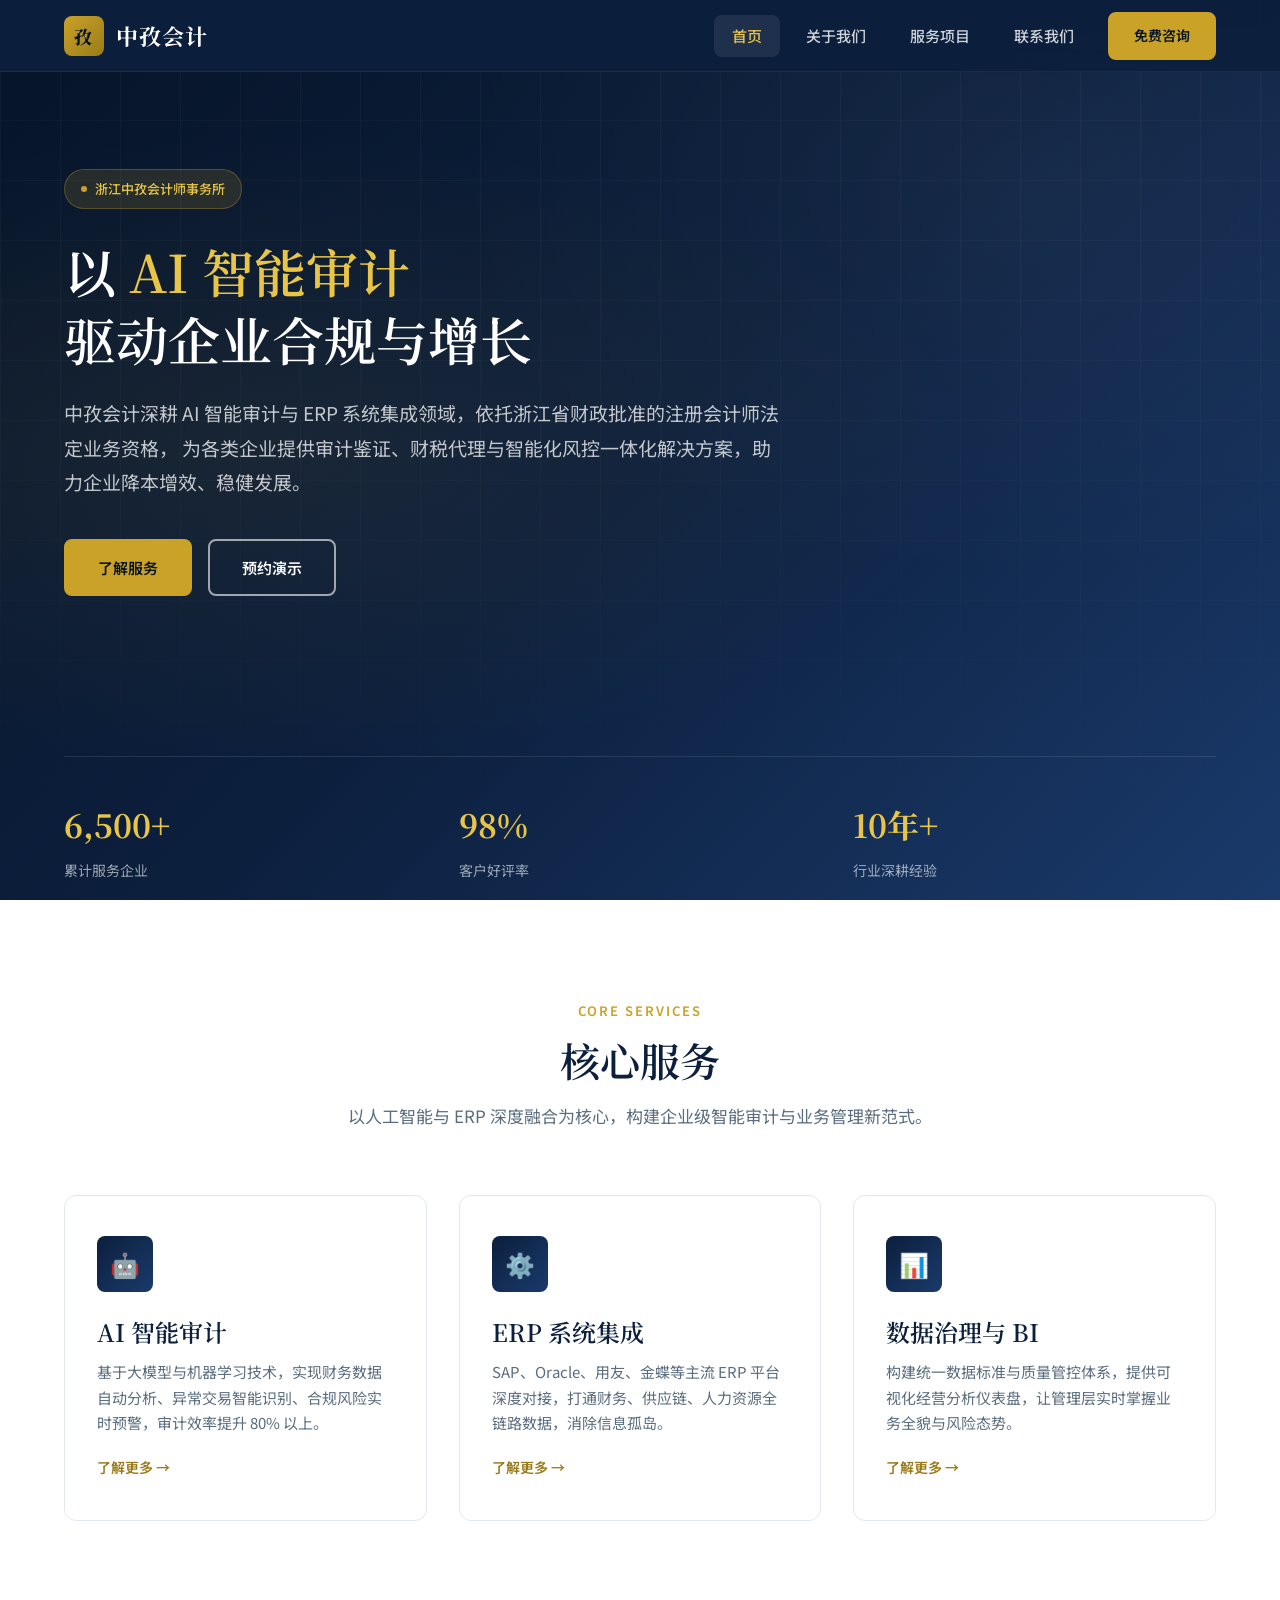
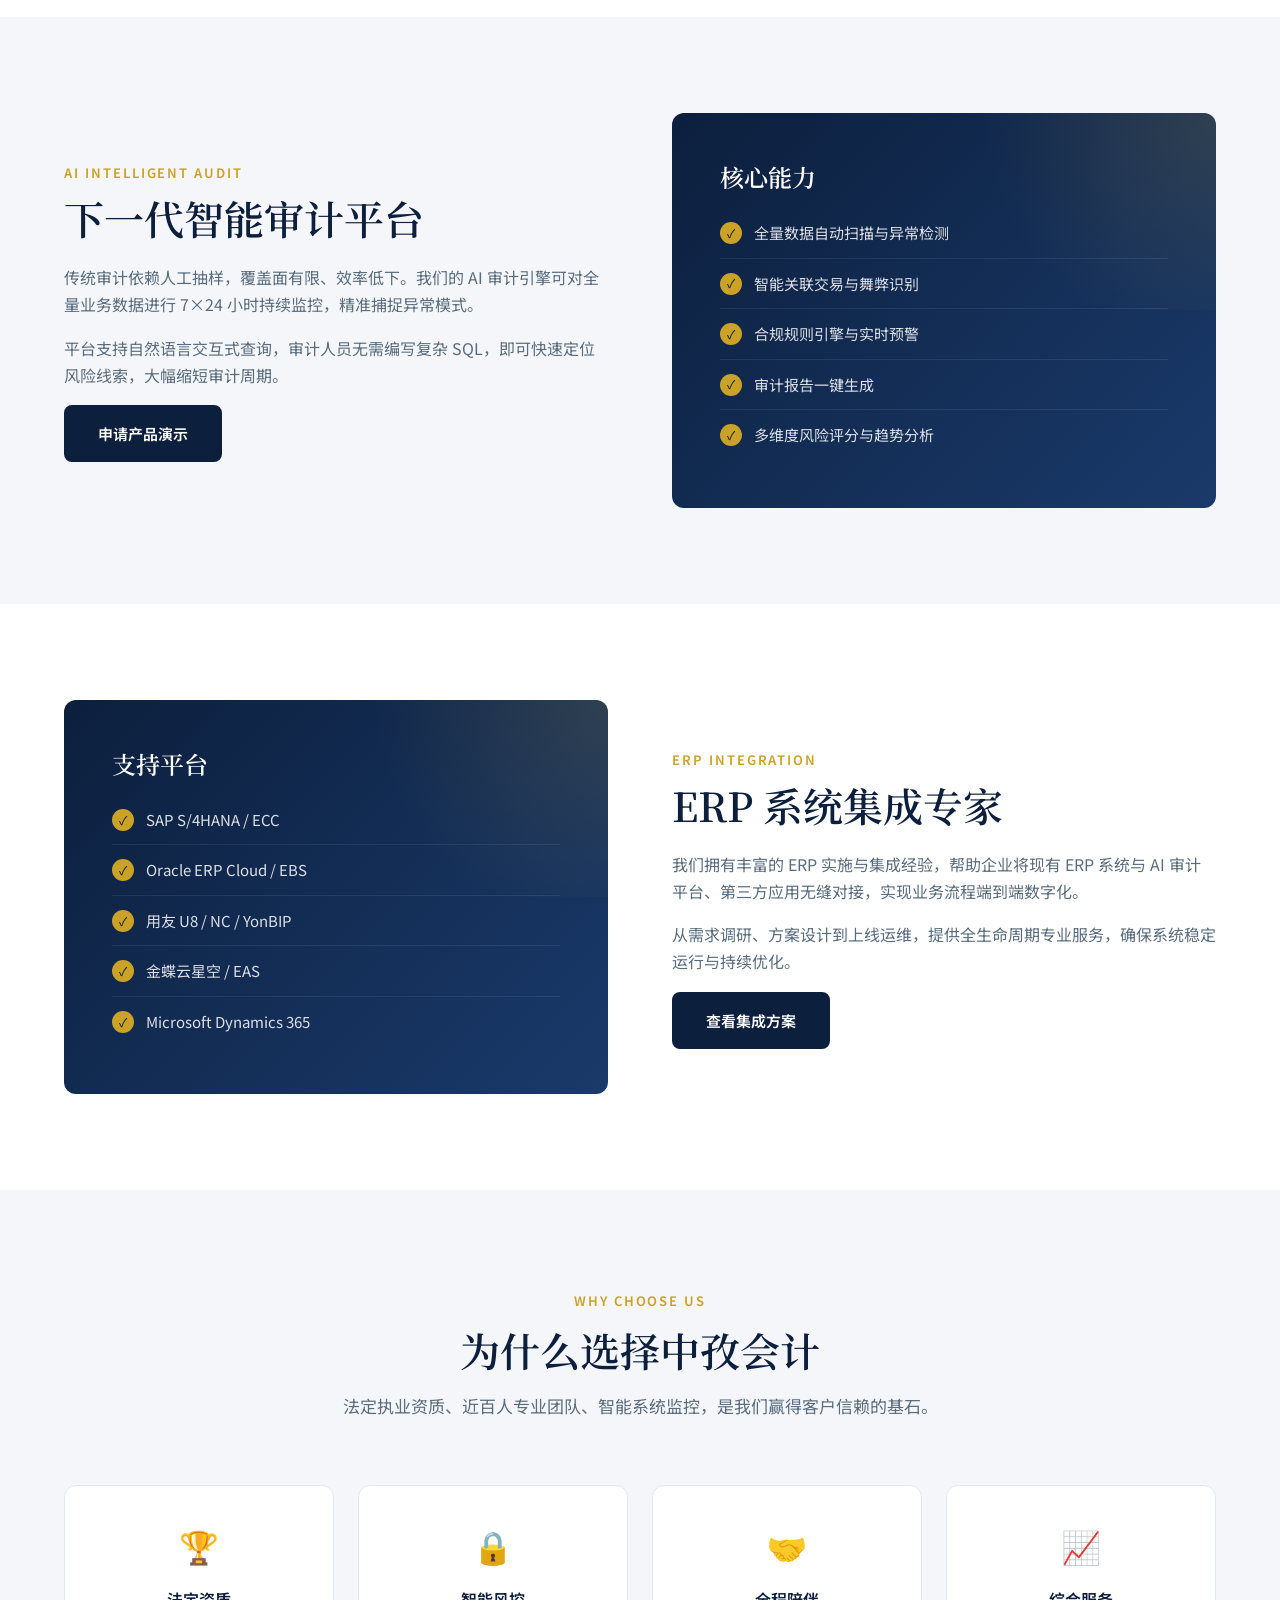
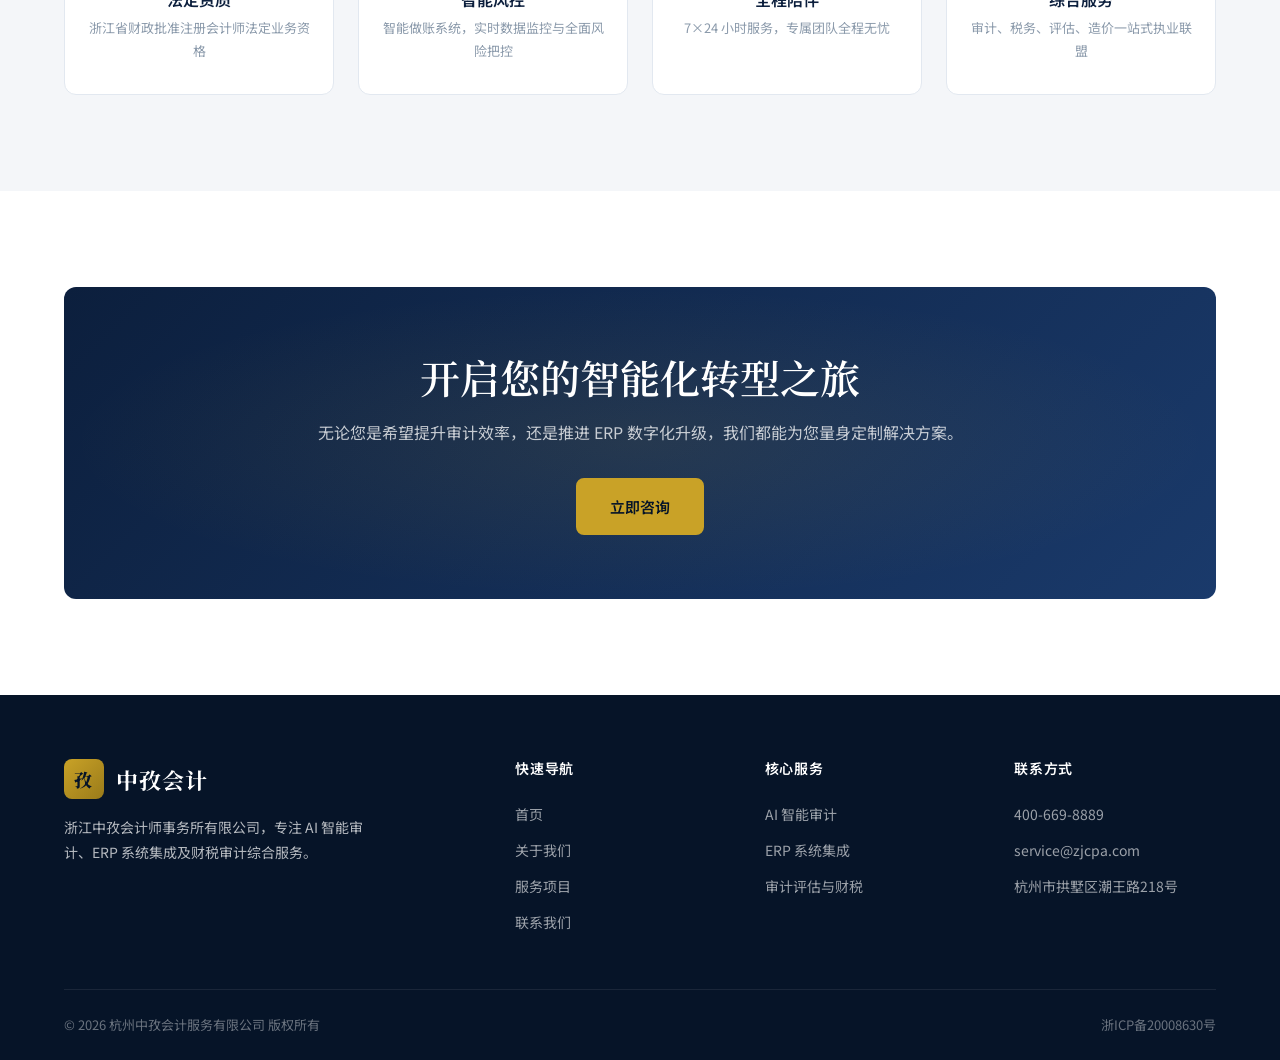
<file: index.html>
<!DOCTYPE html>
<html lang="zh-CN">
<head>
  <meta charset="UTF-8">
  <meta name="viewport" content="width=device-width, initial-scale=1.0">
  <meta name="description" content="中孜会计 — 浙江中孜会计师事务所，专注 AI 智能审计与 ERP 系统集成，提供会计、审计、税务一站式专业服务。">
  <title>中孜会计 — AI 智能审计与 ERP 系统集成专家</title>
  <link rel="preconnect" href="https://fonts.googleapis.com">
  <link rel="preconnect" href="https://fonts.gstatic.com" crossorigin>
  <link href="https://fonts.googleapis.com/css2?family=Noto+Sans+SC:wght@400;500;600;700&family=Noto+Serif+SC:wght@600;700&display=swap" rel="stylesheet">
  <link rel="stylesheet" href="css/style.css">
</head>
<body>

  <!-- Header -->
  <header class="header">
    <div class="container header-inner">
      <a href="index.html" class="logo">
        <span class="logo-icon">孜</span>
        中孜会计
      </a>
      <button class="menu-toggle" aria-label="打开菜单">
        <span></span><span></span><span></span>
      </button>
      <nav class="nav">
        <a href="index.html" class="nav-link active">首页</a>
        <a href="about.html" class="nav-link">关于我们</a>
        <a href="services.html" class="nav-link">服务项目</a>
        <a href="contact.html" class="nav-link">联系我们</a>
        <div class="nav-cta">
          <a href="contact.html" class="btn btn-primary">免费咨询</a>
        </div>
      </nav>
    </div>
  </header>

  <!-- Hero -->
  <section class="hero">
    <div class="hero-grid"></div>
    <div class="container">
      <div class="hero-content">
        <div class="hero-badge">浙江中孜会计师事务所</div>
        <h1>以 <span>AI 智能审计</span><br>驱动企业合规与增长</h1>
        <p class="hero-desc">
          中孜会计深耕 AI 智能审计与 ERP 系统集成领域，依托浙江省财政批准的注册会计师法定业务资格，
          为各类企业提供审计鉴证、财税代理与智能化风控一体化解决方案，助力企业降本增效、稳健发展。
        </p>
        <div class="hero-actions">
          <a href="services.html" class="btn btn-primary">了解服务</a>
          <a href="contact.html" class="btn btn-outline">预约演示</a>
        </div>
      </div>
      <div class="hero-stats">
        <div class="stat-item">
          <strong>6,500+</strong>
          <span>累计服务企业</span>
        </div>
        <div class="stat-item">
          <strong>98%</strong>
          <span>客户好评率</span>
        </div>
        <div class="stat-item">
          <strong>10年+</strong>
          <span>行业深耕经验</span>
        </div>
      </div>
    </div>
  </section>

  <!-- Services Overview -->
  <section class="section">
    <div class="container">
      <div class="section-header fade-in">
        <span class="section-label">Core Services</span>
        <h2 class="section-title">核心服务</h2>
        <p class="section-desc">以人工智能与 ERP 深度融合为核心，构建企业级智能审计与业务管理新范式。</p>
      </div>
      <div class="card-grid">
        <div class="card fade-in">
          <div class="card-icon">🤖</div>
          <h3>AI 智能审计</h3>
          <p>基于大模型与机器学习技术，实现财务数据自动分析、异常交易智能识别、合规风险实时预警，审计效率提升 80% 以上。</p>
          <a href="services.html#ai-audit" class="card-link">了解更多 →</a>
        </div>
        <div class="card fade-in">
          <div class="card-icon">⚙️</div>
          <h3>ERP 系统集成</h3>
          <p>SAP、Oracle、用友、金蝶等主流 ERP 平台深度对接，打通财务、供应链、人力资源全链路数据，消除信息孤岛。</p>
          <a href="services.html#erp" class="card-link">了解更多 →</a>
        </div>
        <div class="card fade-in">
          <div class="card-icon">📊</div>
          <h3>数据治理与 BI</h3>
          <p>构建统一数据标准与质量管控体系，提供可视化经营分析仪表盘，让管理层实时掌握业务全貌与风险态势。</p>
          <a href="services.html" class="card-link">了解更多 →</a>
        </div>
      </div>
    </div>
  </section>

  <!-- Feature: AI Audit -->
  <section class="section section-alt">
    <div class="container">
      <div class="feature-block fade-in">
        <div class="feature-content">
          <span class="section-label">AI Intelligent Audit</span>
          <h2>下一代智能审计平台</h2>
          <p>传统审计依赖人工抽样，覆盖面有限、效率低下。我们的 AI 审计引擎可对全量业务数据进行 7×24 小时持续监控，精准捕捉异常模式。</p>
          <p>平台支持自然语言交互式查询，审计人员无需编写复杂 SQL，即可快速定位风险线索，大幅缩短审计周期。</p>
          <a href="contact.html" class="btn btn-dark">申请产品演示</a>
        </div>
        <div class="feature-visual">
          <h3>核心能力</h3>
          <ul class="feature-list">
            <li><span class="check">✓</span>全量数据自动扫描与异常检测</li>
            <li><span class="check">✓</span>智能关联交易与舞弊识别</li>
            <li><span class="check">✓</span>合规规则引擎与实时预警</li>
            <li><span class="check">✓</span>审计报告一键生成</li>
            <li><span class="check">✓</span>多维度风险评分与趋势分析</li>
          </ul>
        </div>
      </div>
    </div>
  </section>

  <!-- Feature: ERP -->
  <section class="section">
    <div class="container">
      <div class="feature-block reverse fade-in">
        <div class="feature-content">
          <span class="section-label">ERP Integration</span>
          <h2>ERP 系统集成专家</h2>
          <p>我们拥有丰富的 ERP 实施与集成经验，帮助企业将现有 ERP 系统与 AI 审计平台、第三方应用无缝对接，实现业务流程端到端数字化。</p>
          <p>从需求调研、方案设计到上线运维，提供全生命周期专业服务，确保系统稳定运行与持续优化。</p>
          <a href="services.html#erp" class="btn btn-dark">查看集成方案</a>
        </div>
        <div class="feature-visual">
          <h3>支持平台</h3>
          <ul class="feature-list">
            <li><span class="check">✓</span>SAP S/4HANA / ECC</li>
            <li><span class="check">✓</span>Oracle ERP Cloud / EBS</li>
            <li><span class="check">✓</span>用友 U8 / NC / YonBIP</li>
            <li><span class="check">✓</span>金蝶云星空 / EAS</li>
            <li><span class="check">✓</span>Microsoft Dynamics 365</li>
          </ul>
        </div>
      </div>
    </div>
  </section>

  <!-- Why Us -->
  <section class="section section-alt">
    <div class="container">
      <div class="section-header fade-in">
        <span class="section-label">Why Choose Us</span>
        <h2 class="section-title">为什么选择中孜会计</h2>
        <p class="section-desc">法定执业资质、近百人专业团队、智能系统监控，是我们赢得客户信赖的基石。</p>
      </div>
      <div class="values-grid fade-in">
        <div class="value-card">
          <div class="icon">🏆</div>
          <h4>法定资质</h4>
          <p>浙江省财政批准注册会计师法定业务资格</p>
        </div>
        <div class="value-card">
          <div class="icon">🔒</div>
          <h4>智能风控</h4>
          <p>智能做账系统，实时数据监控与全面风险把控</p>
        </div>
        <div class="value-card">
          <div class="icon">🤝</div>
          <h4>全程陪伴</h4>
          <p>7×24 小时服务，专属团队全程无忧</p>
        </div>
        <div class="value-card">
          <div class="icon">📈</div>
          <h4>综合服务</h4>
          <p>审计、税务、评估、造价一站式执业联盟</p>
        </div>
      </div>
    </div>
  </section>

  <!-- CTA -->
  <section class="section">
    <div class="container">
      <div class="cta-banner fade-in">
        <h2>开启您的智能化转型之旅</h2>
        <p>无论您是希望提升审计效率，还是推进 ERP 数字化升级，我们都能为您量身定制解决方案。</p>
        <a href="contact.html" class="btn btn-primary">立即咨询</a>
      </div>
    </div>
  </section>

  <!-- Footer -->
  <footer class="footer">
    <div class="container">
      <div class="footer-grid">
        <div class="footer-brand">
          <a href="index.html" class="logo">
            <span class="logo-icon">孜</span>
            中孜会计
          </a>
          <p>浙江中孜会计师事务所有限公司，专注 AI 智能审计、ERP 系统集成及财税审计综合服务。</p>
        </div>
        <div class="footer-col">
          <h4>快速导航</h4>
          <a href="index.html">首页</a>
          <a href="about.html">关于我们</a>
          <a href="services.html">服务项目</a>
          <a href="contact.html">联系我们</a>
        </div>
        <div class="footer-col">
          <h4>核心服务</h4>
          <a href="services.html#ai-audit">AI 智能审计</a>
          <a href="services.html#erp">ERP 系统集成</a>
          <a href="services.html">审计评估与财税</a>
        </div>
        <div class="footer-col">
          <h4>联系方式</h4>
          <a href="tel:400-669-8889">400-669-8889</a>
          <a href="mailto:service@zjcpa.com">service@zjcpa.com</a>
          <a href="contact.html">杭州市拱墅区潮王路218号</a>
        </div>
      </div>
      <div class="footer-bottom">
        <span>&copy; 2026 杭州中孜会计服务有限公司 版权所有</span>
        <span>浙ICP备20008630号</span>
      </div>
    </div>
  </footer>

  <script src="js/main.js"></script>
</body>
</html>
</file>
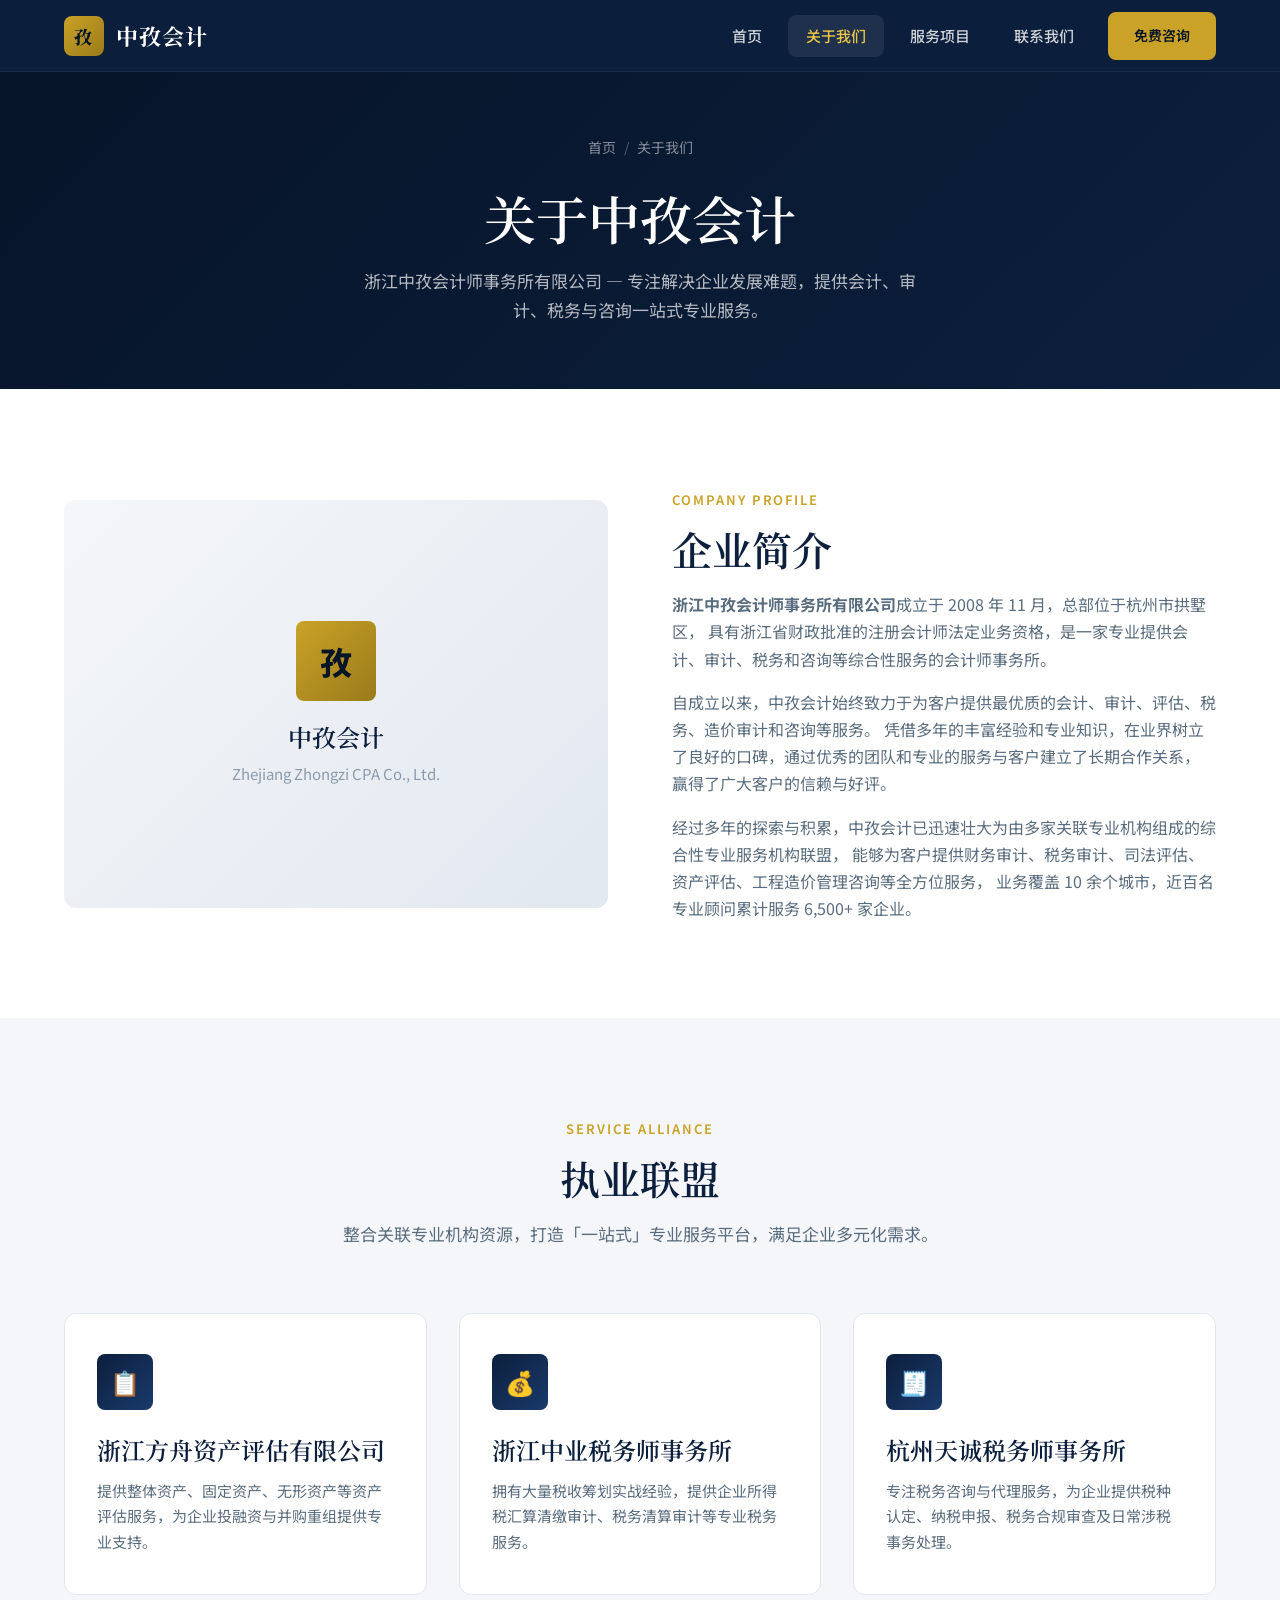
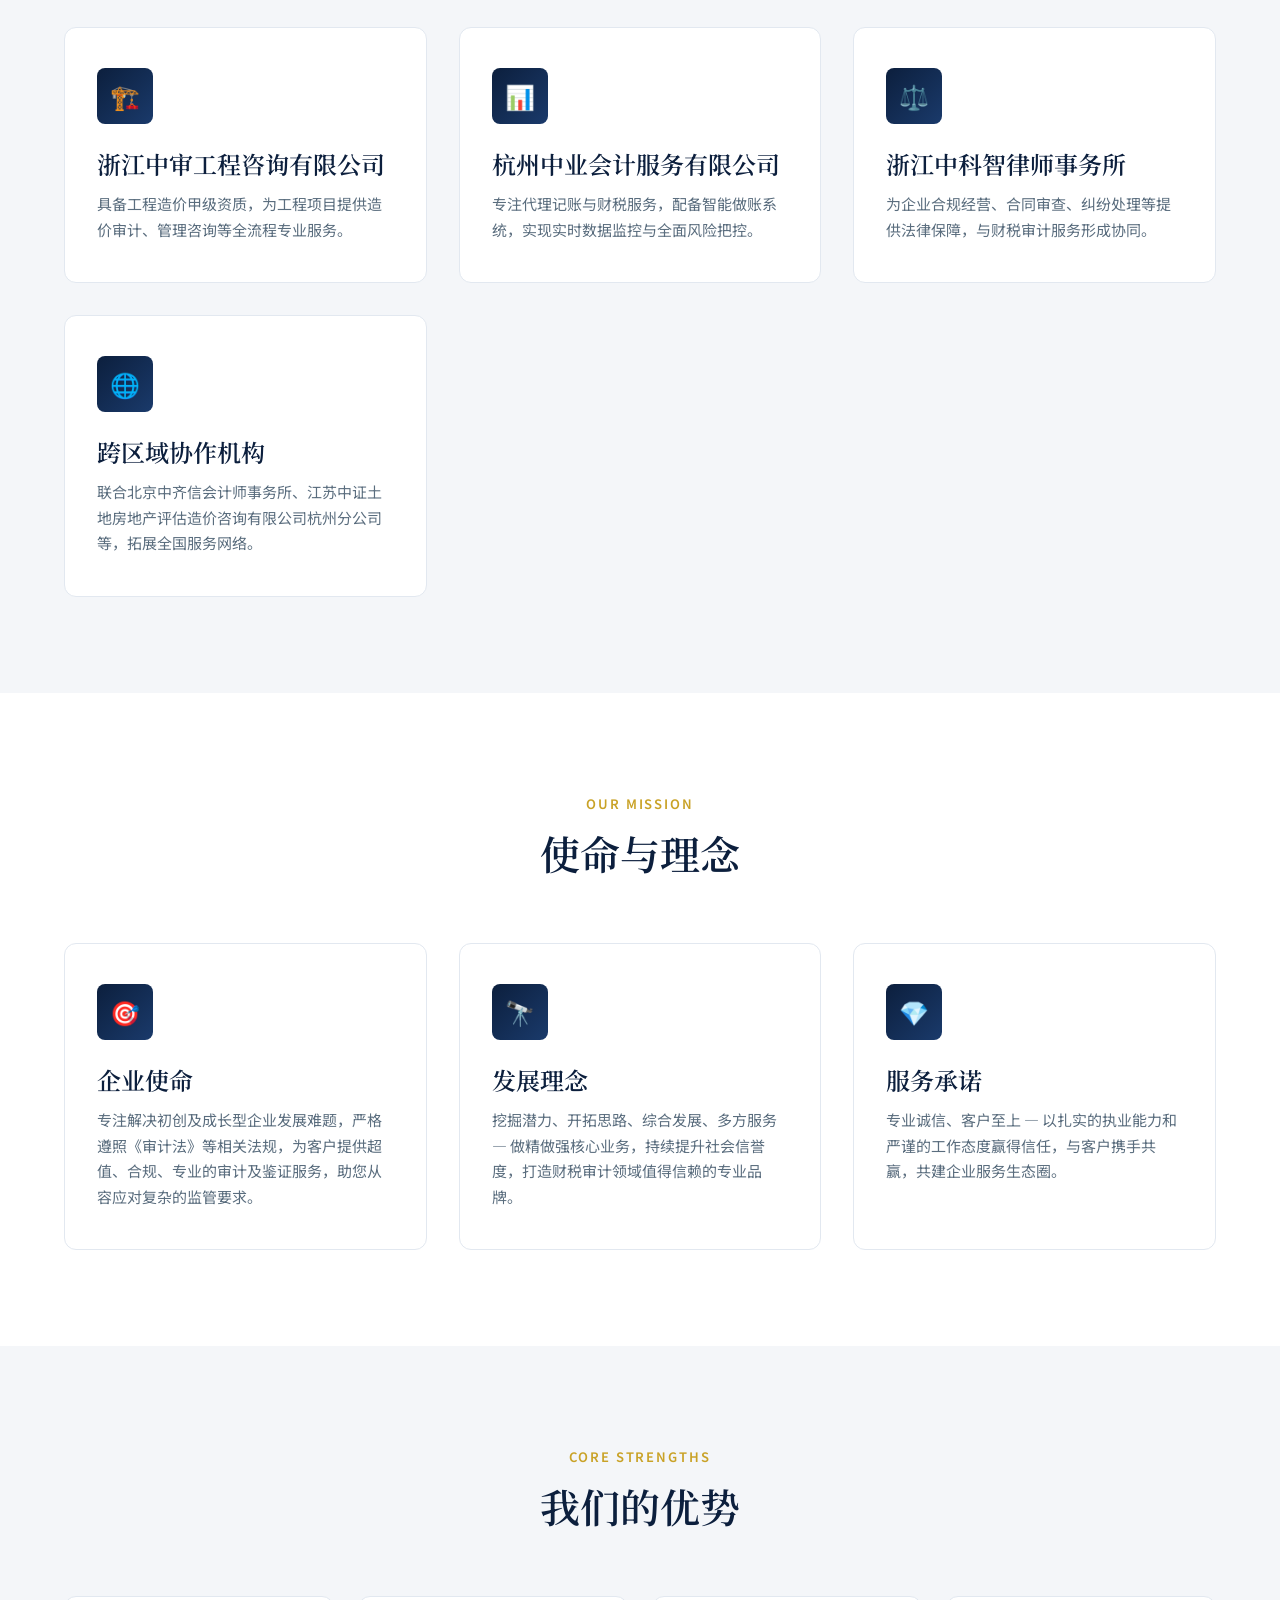
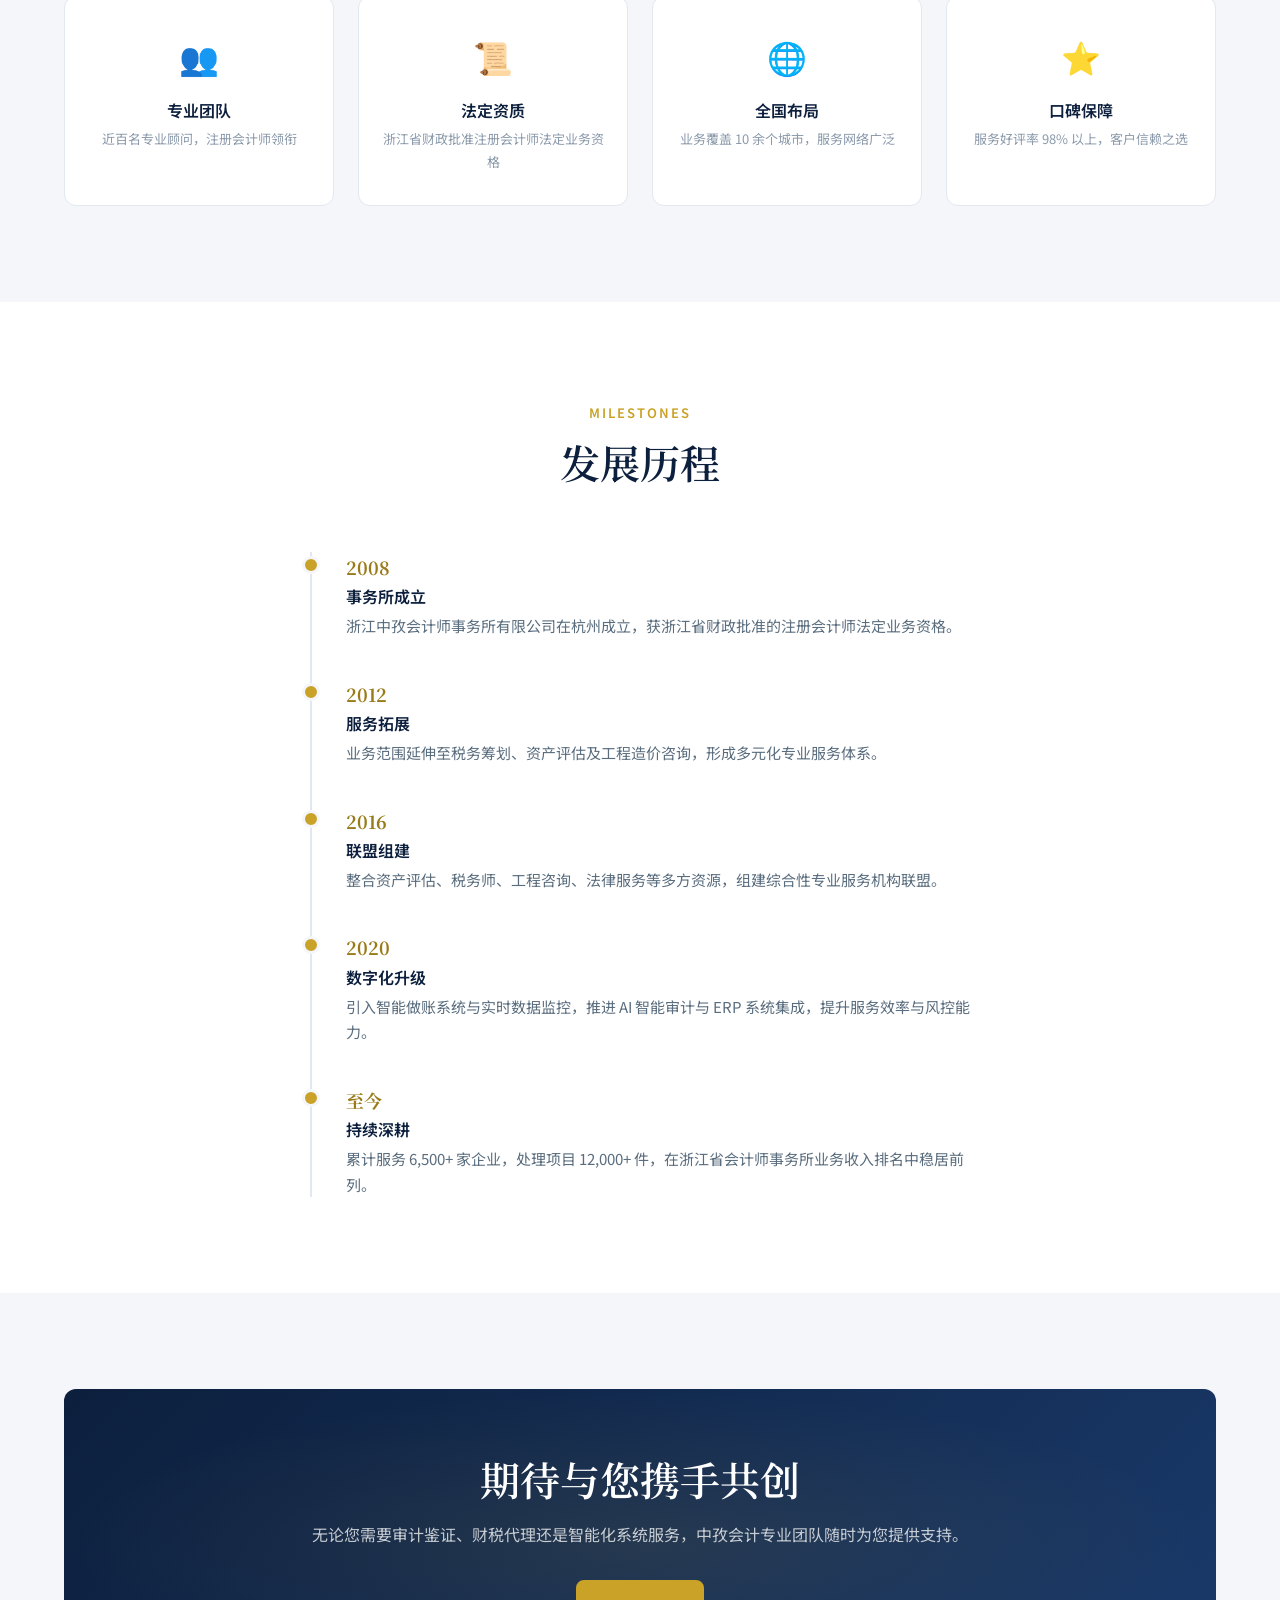
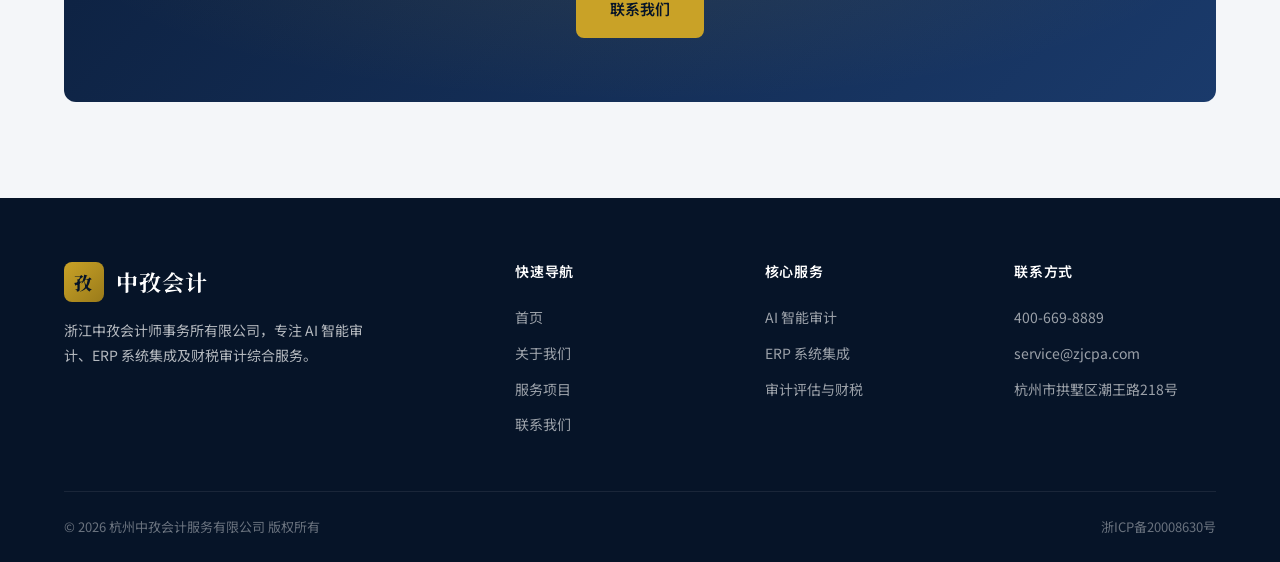
<file: about.html>
<!DOCTYPE html>
<html lang="zh-CN">
<head>
  <meta charset="UTF-8">
  <meta name="viewport" content="width=device-width, initial-scale=1.0">
  <meta name="description" content="了解浙江中孜会计师事务所有限公司的发展历程、专业资质与服务优势，专注会计、审计、税务及咨询综合服务。">
  <title>关于我们 — 中孜会计</title>
  <link rel="preconnect" href="https://fonts.googleapis.com">
  <link rel="preconnect" href="https://fonts.gstatic.com" crossorigin>
  <link href="https://fonts.googleapis.com/css2?family=Noto+Sans+SC:wght@400;500;600;700&family=Noto+Serif+SC:wght@600;700&display=swap" rel="stylesheet">
  <link rel="stylesheet" href="css/style.css">
</head>
<body>

  <header class="header">
    <div class="container header-inner">
      <a href="index.html" class="logo">
        <span class="logo-icon">孜</span>
        中孜会计
      </a>
      <button class="menu-toggle" aria-label="打开菜单">
        <span></span><span></span><span></span>
      </button>
      <nav class="nav">
        <a href="index.html" class="nav-link">首页</a>
        <a href="about.html" class="nav-link active">关于我们</a>
        <a href="services.html" class="nav-link">服务项目</a>
        <a href="contact.html" class="nav-link">联系我们</a>
        <div class="nav-cta">
          <a href="contact.html" class="btn btn-primary">免费咨询</a>
        </div>
      </nav>
    </div>
  </header>

  <section class="page-hero">
    <div class="container">
      <div class="breadcrumb">
        <a href="index.html">首页</a>
        <span class="sep">/</span>
        <span>关于我们</span>
      </div>
      <h1>关于中孜会计</h1>
      <p>浙江中孜会计师事务所有限公司 — 专注解决企业发展难题，提供会计、审计、税务与咨询一站式专业服务。</p>
    </div>
  </section>

  <section class="section">
    <div class="container">
      <div class="about-intro fade-in">
        <div class="about-image">
          <div class="about-image-inner">
            <div class="logo-icon">孜</div>
            <h3>中孜会计</h3>
            <p>Zhejiang Zhongzi CPA Co., Ltd.</p>
          </div>
        </div>
        <div>
          <span class="section-label">Company Profile</span>
          <h2 class="section-title">企业简介</h2>
          <p style="color: var(--color-text-light); margin-bottom: 16px;">
            <strong>浙江中孜会计师事务所有限公司</strong>成立于 2008 年 11 月，总部位于杭州市拱墅区，
            具有浙江省财政批准的注册会计师法定业务资格，是一家专业提供会计、审计、税务和咨询等综合性服务的会计师事务所。
          </p>
          <p style="color: var(--color-text-light); margin-bottom: 16px;">
            自成立以来，中孜会计始终致力于为客户提供最优质的会计、审计、评估、税务、造价审计和咨询等服务。
            凭借多年的丰富经验和专业知识，在业界树立了良好的口碑，通过优秀的团队和专业的服务与客户建立了长期合作关系，
            赢得了广大客户的信赖与好评。
          </p>
          <p style="color: var(--color-text-light);">
            经过多年的探索与积累，中孜会计已迅速壮大为由多家关联专业机构组成的综合性专业服务机构联盟，
            能够为客户提供财务审计、税务审计、司法评估、资产评估、工程造价管理咨询等全方位服务，
            业务覆盖 10 余个城市，近百名专业顾问累计服务 6,500+ 家企业。
          </p>
        </div>
      </div>
    </div>
  </section>

  <section class="section section-alt">
    <div class="container">
      <div class="section-header fade-in">
        <span class="section-label">Service Alliance</span>
        <h2 class="section-title">执业联盟</h2>
        <p class="section-desc">整合关联专业机构资源，打造「一站式」专业服务平台，满足企业多元化需求。</p>
      </div>
      <div class="card-grid fade-in">
        <div class="card">
          <div class="card-icon">📋</div>
          <h3>浙江方舟资产评估有限公司</h3>
          <p>提供整体资产、固定资产、无形资产等资产评估服务，为企业投融资与并购重组提供专业支持。</p>
        </div>
        <div class="card">
          <div class="card-icon">💰</div>
          <h3>浙江中业税务师事务所</h3>
          <p>拥有大量税收筹划实战经验，提供企业所得税汇算清缴审计、税务清算审计等专业税务服务。</p>
        </div>
        <div class="card">
          <div class="card-icon">🧾</div>
          <h3>杭州天诚税务师事务所</h3>
          <p>专注税务咨询与代理服务，为企业提供税种认定、纳税申报、税务合规审查及日常涉税事务处理。</p>
        </div>
        <div class="card">
          <div class="card-icon">🏗️</div>
          <h3>浙江中审工程咨询有限公司</h3>
          <p>具备工程造价甲级资质，为工程项目提供造价审计、管理咨询等全流程专业服务。</p>
        </div>
        <div class="card">
          <div class="card-icon">📊</div>
          <h3>杭州中业会计服务有限公司</h3>
          <p>专注代理记账与财税服务，配备智能做账系统，实现实时数据监控与全面风险把控。</p>
        </div>
        <div class="card">
          <div class="card-icon">⚖️</div>
          <h3>浙江中科智律师事务所</h3>
          <p>为企业合规经营、合同审查、纠纷处理等提供法律保障，与财税审计服务形成协同。</p>
        </div>
        <div class="card">
          <div class="card-icon">🌐</div>
          <h3>跨区域协作机构</h3>
          <p>联合北京中齐信会计师事务所、江苏中证土地房地产评估造价咨询有限公司杭州分公司等，拓展全国服务网络。</p>
        </div>
      </div>
    </div>
  </section>

  <section class="section">
    <div class="container">
      <div class="section-header fade-in">
        <span class="section-label">Our Mission</span>
        <h2 class="section-title">使命与理念</h2>
      </div>
      <div class="card-grid fade-in">
        <div class="card">
          <div class="card-icon">🎯</div>
          <h3>企业使命</h3>
          <p>专注解决初创及成长型企业发展难题，严格遵照《审计法》等相关法规，为客户提供超值、合规、专业的审计及鉴证服务，助您从容应对复杂的监管要求。</p>
        </div>
        <div class="card">
          <div class="card-icon">🔭</div>
          <h3>发展理念</h3>
          <p>挖掘潜力、开拓思路、综合发展、多方服务 — 做精做强核心业务，持续提升社会信誉度，打造财税审计领域值得信赖的专业品牌。</p>
        </div>
        <div class="card">
          <div class="card-icon">💎</div>
          <h3>服务承诺</h3>
          <p>专业诚信、客户至上 — 以扎实的执业能力和严谨的工作态度赢得信任，与客户携手共赢，共建企业服务生态圈。</p>
        </div>
      </div>
    </div>
  </section>

  <section class="section section-alt">
    <div class="container">
      <div class="section-header fade-in">
        <span class="section-label">Core Strengths</span>
        <h2 class="section-title">我们的优势</h2>
      </div>
      <div class="values-grid fade-in">
        <div class="value-card">
          <div class="icon">👥</div>
          <h4>专业团队</h4>
          <p>近百名专业顾问，注册会计师领衔</p>
        </div>
        <div class="value-card">
          <div class="icon">📜</div>
          <h4>法定资质</h4>
          <p>浙江省财政批准注册会计师法定业务资格</p>
        </div>
        <div class="value-card">
          <div class="icon">🌐</div>
          <h4>全国布局</h4>
          <p>业务覆盖 10 余个城市，服务网络广泛</p>
        </div>
        <div class="value-card">
          <div class="icon">⭐</div>
          <h4>口碑保障</h4>
          <p>服务好评率 98% 以上，客户信赖之选</p>
        </div>
      </div>
    </div>
  </section>

  <section class="section">
    <div class="container">
      <div class="section-header fade-in">
        <span class="section-label">Milestones</span>
        <h2 class="section-title">发展历程</h2>
      </div>
      <div class="timeline fade-in">
        <div class="timeline-item">
          <div class="timeline-dot"></div>
          <div class="timeline-year">2008</div>
          <h4>事务所成立</h4>
          <p>浙江中孜会计师事务所有限公司在杭州成立，获浙江省财政批准的注册会计师法定业务资格。</p>
        </div>
        <div class="timeline-item">
          <div class="timeline-dot"></div>
          <div class="timeline-year">2012</div>
          <h4>服务拓展</h4>
          <p>业务范围延伸至税务筹划、资产评估及工程造价咨询，形成多元化专业服务体系。</p>
        </div>
        <div class="timeline-item">
          <div class="timeline-dot"></div>
          <div class="timeline-year">2016</div>
          <h4>联盟组建</h4>
          <p>整合资产评估、税务师、工程咨询、法律服务等多方资源，组建综合性专业服务机构联盟。</p>
        </div>
        <div class="timeline-item">
          <div class="timeline-dot"></div>
          <div class="timeline-year">2020</div>
          <h4>数字化升级</h4>
          <p>引入智能做账系统与实时数据监控，推进 AI 智能审计与 ERP 系统集成，提升服务效率与风控能力。</p>
        </div>
        <div class="timeline-item">
          <div class="timeline-dot"></div>
          <div class="timeline-year">至今</div>
          <h4>持续深耕</h4>
          <p>累计服务 6,500+ 家企业，处理项目 12,000+ 件，在浙江省会计师事务所业务收入排名中稳居前列。</p>
        </div>
      </div>
    </div>
  </section>

  <section class="section section-alt">
    <div class="container">
      <div class="cta-banner fade-in">
        <h2>期待与您携手共创</h2>
        <p>无论您需要审计鉴证、财税代理还是智能化系统服务，中孜会计专业团队随时为您提供支持。</p>
        <a href="contact.html" class="btn btn-primary">联系我们</a>
      </div>
    </div>
  </section>

  <footer class="footer">
    <div class="container">
      <div class="footer-grid">
        <div class="footer-brand">
          <a href="index.html" class="logo">
            <span class="logo-icon">孜</span>
            中孜会计
          </a>
          <p>浙江中孜会计师事务所有限公司，专注 AI 智能审计、ERP 系统集成及财税审计综合服务。</p>
        </div>
        <div class="footer-col">
          <h4>快速导航</h4>
          <a href="index.html">首页</a>
          <a href="about.html">关于我们</a>
          <a href="services.html">服务项目</a>
          <a href="contact.html">联系我们</a>
        </div>
        <div class="footer-col">
          <h4>核心服务</h4>
          <a href="services.html#ai-audit">AI 智能审计</a>
          <a href="services.html#erp">ERP 系统集成</a>
          <a href="services.html">审计评估与财税</a>
        </div>
        <div class="footer-col">
          <h4>联系方式</h4>
          <a href="tel:400-669-8889">400-669-8889</a>
          <a href="mailto:service@zjcpa.com">service@zjcpa.com</a>
          <a href="contact.html">杭州市拱墅区潮王路218号</a>
        </div>
      </div>
      <div class="footer-bottom">
        <span>&copy; 2026 杭州中孜会计服务有限公司 版权所有</span>
        <span>浙ICP备20008630号</span>
      </div>
    </div>
  </footer>

  <script src="js/main.js"></script>
</body>
</html>
</file>
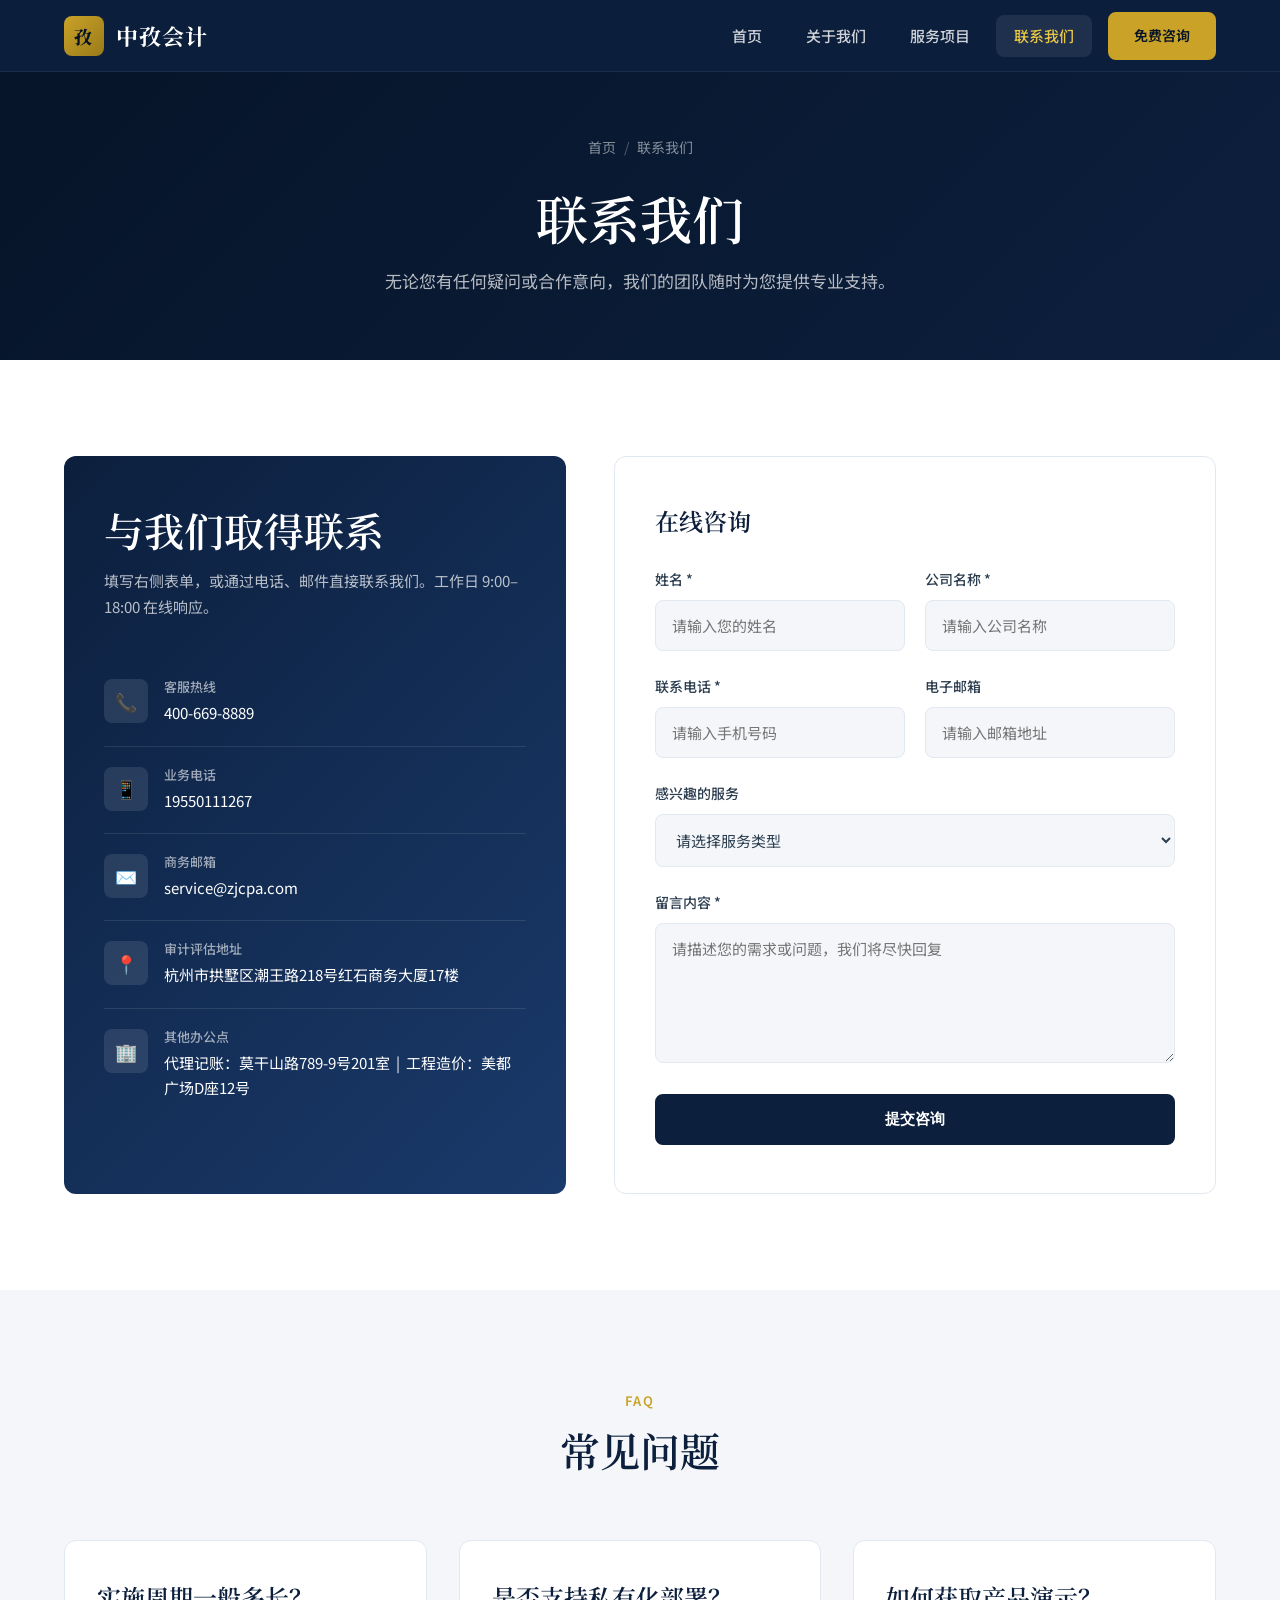
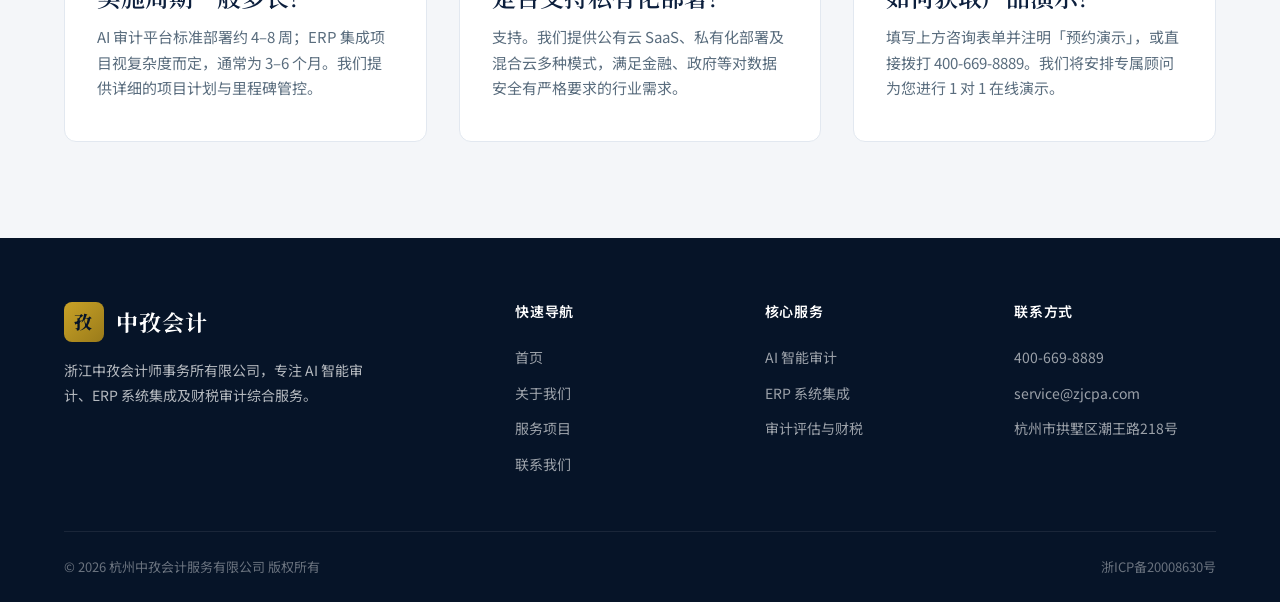
<file: contact.html>
<!DOCTYPE html>
<html lang="zh-CN">
<head>
  <meta charset="UTF-8">
  <meta name="viewport" content="width=device-width, initial-scale=1.0">
  <meta name="description" content="联系中孜会计，获取 AI 智能审计、ERP 系统集成及财税审计免费咨询。电话：400-669-8889">
  <title>联系我们 — 中孜会计</title>
  <link rel="preconnect" href="https://fonts.googleapis.com">
  <link rel="preconnect" href="https://fonts.gstatic.com" crossorigin>
  <link href="https://fonts.googleapis.com/css2?family=Noto+Sans+SC:wght@400;500;600;700&family=Noto+Serif+SC:wght@600;700&display=swap" rel="stylesheet">
  <link rel="stylesheet" href="css/style.css">
</head>
<body>

  <header class="header">
    <div class="container header-inner">
      <a href="index.html" class="logo">
        <span class="logo-icon">孜</span>
        中孜会计
      </a>
      <button class="menu-toggle" aria-label="打开菜单">
        <span></span><span></span><span></span>
      </button>
      <nav class="nav">
        <a href="index.html" class="nav-link">首页</a>
        <a href="about.html" class="nav-link">关于我们</a>
        <a href="services.html" class="nav-link">服务项目</a>
        <a href="contact.html" class="nav-link active">联系我们</a>
        <div class="nav-cta">
          <a href="contact.html" class="btn btn-primary">免费咨询</a>
        </div>
      </nav>
    </div>
  </header>

  <section class="page-hero">
    <div class="container">
      <div class="breadcrumb">
        <a href="index.html">首页</a>
        <span class="sep">/</span>
        <span>联系我们</span>
      </div>
      <h1>联系我们</h1>
      <p>无论您有任何疑问或合作意向，我们的团队随时为您提供专业支持。</p>
    </div>
  </section>

  <section class="section">
    <div class="container">
      <div class="contact-grid fade-in">
        <div class="contact-info-card">
          <h2>与我们取得联系</h2>
          <p>填写右侧表单，或通过电话、邮件直接联系我们。工作日 9:00–18:00 在线响应。</p>

          <div class="contact-item">
            <div class="icon">📞</div>
            <div>
              <h4>客服热线</h4>
              <p><a href="tel:400-669-8889">400-669-8889</a></p>
            </div>
          </div>
          <div class="contact-item">
            <div class="icon">📱</div>
            <div>
              <h4>业务电话</h4>
              <p><a href="tel:19550111267">19550111267</a></p>
            </div>
          </div>
          <div class="contact-item">
            <div class="icon">✉️</div>
            <div>
              <h4>商务邮箱</h4>
              <p><a href="mailto:service@zjcpa.com">service@zjcpa.com</a></p>
            </div>
          </div>
          <div class="contact-item">
            <div class="icon">📍</div>
            <div>
              <h4>审计评估地址</h4>
              <p>杭州市拱墅区潮王路218号红石商务大厦17楼</p>
            </div>
          </div>
          <div class="contact-item">
            <div class="icon">🏢</div>
            <div>
              <h4>其他办公点</h4>
              <p>代理记账：莫干山路789-9号201室 &nbsp;|&nbsp; 工程造价：美都广场D座12号</p>
            </div>
          </div>
        </div>

        <div>
          <div class="contact-form">
            <h3>在线咨询</h3>
            <form id="contact-form">
              <div class="form-row">
                <div class="form-group">
                  <label for="name">姓名 *</label>
                  <input type="text" id="name" name="name" placeholder="请输入您的姓名" required>
                </div>
                <div class="form-group">
                  <label for="company">公司名称 *</label>
                  <input type="text" id="company" name="company" placeholder="请输入公司名称" required>
                </div>
              </div>
              <div class="form-row">
                <div class="form-group">
                  <label for="phone">联系电话 *</label>
                  <input type="tel" id="phone" name="phone" placeholder="请输入手机号码" required>
                </div>
                <div class="form-group">
                  <label for="email">电子邮箱</label>
                  <input type="email" id="email" name="email" placeholder="请输入邮箱地址">
                </div>
              </div>
              <div class="form-group">
                <label for="service">感兴趣的服务</label>
                <select id="service" name="service">
                  <option value="">请选择服务类型</option>
                  <option value="ai-audit">AI 智能审计</option>
                  <option value="erp">ERP 系统集成</option>
                  <option value="bi">数据治理与 BI</option>
                  <option value="consulting">内控合规咨询</option>
                  <option value="other">其他</option>
                </select>
              </div>
              <div class="form-group">
                <label for="message">留言内容 *</label>
                <textarea id="message" name="message" placeholder="请描述您的需求或问题，我们将尽快回复" required></textarea>
              </div>
              <button type="submit" class="btn btn-dark" style="width: 100%;">提交咨询</button>
            </form>
          </div>
          <div class="form-success">
            <div class="icon">✅</div>
            <h3>提交成功</h3>
            <p>感谢您的咨询！我们的顾问将在 1 个工作日内与您联系。</p>
          </div>
        </div>
      </div>
    </div>
  </section>

  <section class="section section-alt">
    <div class="container">
      <div class="section-header fade-in">
        <span class="section-label">FAQ</span>
        <h2 class="section-title">常见问题</h2>
      </div>
      <div class="card-grid fade-in">
        <div class="card">
          <h3>实施周期一般多长？</h3>
          <p>AI 审计平台标准部署约 4–8 周；ERP 集成项目视复杂度而定，通常为 3–6 个月。我们提供详细的项目计划与里程碑管控。</p>
        </div>
        <div class="card">
          <h3>是否支持私有化部署？</h3>
          <p>支持。我们提供公有云 SaaS、私有化部署及混合云多种模式，满足金融、政府等对数据安全有严格要求的行业需求。</p>
        </div>
        <div class="card">
          <h3>如何获取产品演示？</h3>
          <p>填写上方咨询表单并注明「预约演示」，或直接拨打 400-669-8889。我们将安排专属顾问为您进行 1 对 1 在线演示。</p>
        </div>
      </div>
    </div>
  </section>

  <footer class="footer">
    <div class="container">
      <div class="footer-grid">
        <div class="footer-brand">
          <a href="index.html" class="logo">
            <span class="logo-icon">孜</span>
            中孜会计
          </a>
          <p>浙江中孜会计师事务所有限公司，专注 AI 智能审计、ERP 系统集成及财税审计综合服务。</p>
        </div>
        <div class="footer-col">
          <h4>快速导航</h4>
          <a href="index.html">首页</a>
          <a href="about.html">关于我们</a>
          <a href="services.html">服务项目</a>
          <a href="contact.html">联系我们</a>
        </div>
        <div class="footer-col">
          <h4>核心服务</h4>
          <a href="services.html#ai-audit">AI 智能审计</a>
          <a href="services.html#erp">ERP 系统集成</a>
          <a href="services.html">审计评估与财税</a>
        </div>
        <div class="footer-col">
          <h4>联系方式</h4>
          <a href="tel:400-669-8889">400-669-8889</a>
          <a href="mailto:service@zjcpa.com">service@zjcpa.com</a>
          <a href="contact.html">杭州市拱墅区潮王路218号</a>
        </div>
      </div>
      <div class="footer-bottom">
        <span>&copy; 2026 杭州中孜会计服务有限公司 版权所有</span>
        <span>浙ICP备20008630号</span>
      </div>
    </div>
  </footer>

  <script src="js/main.js"></script>
</body>
</html>
</file>
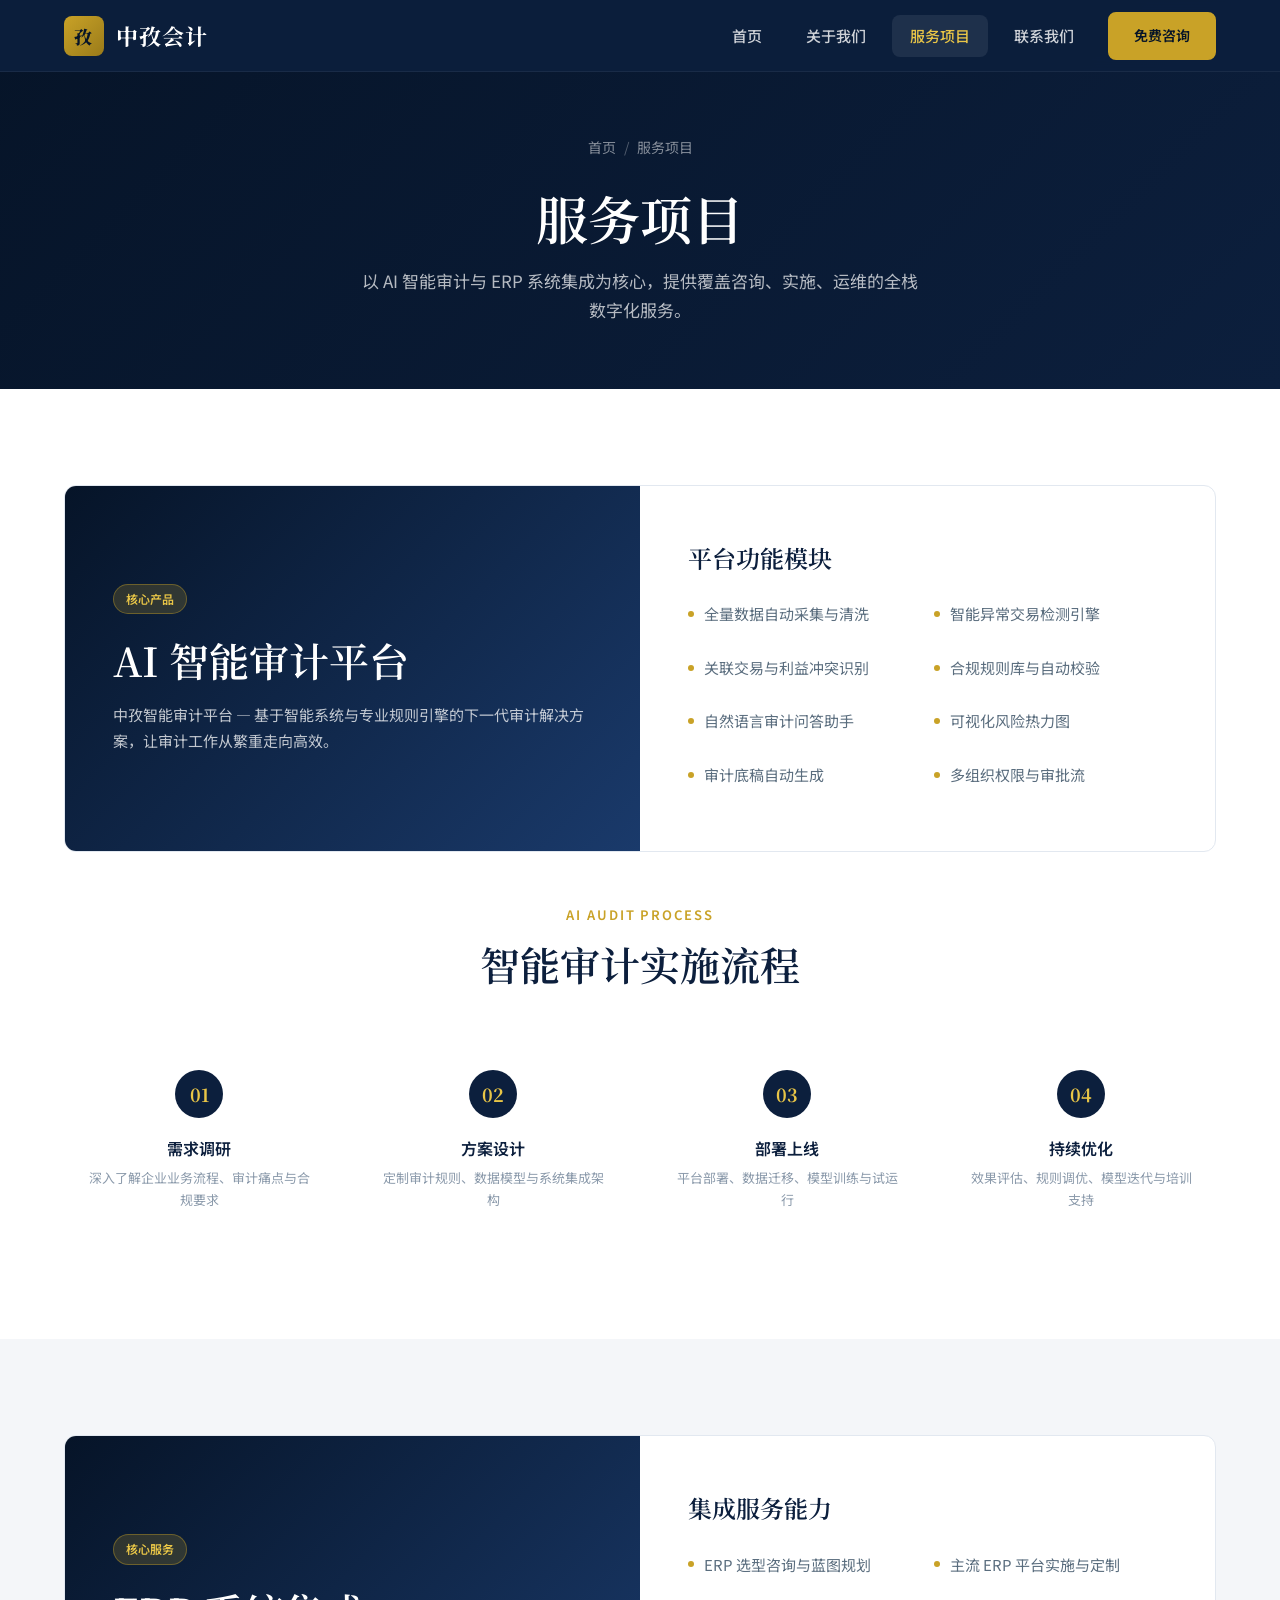
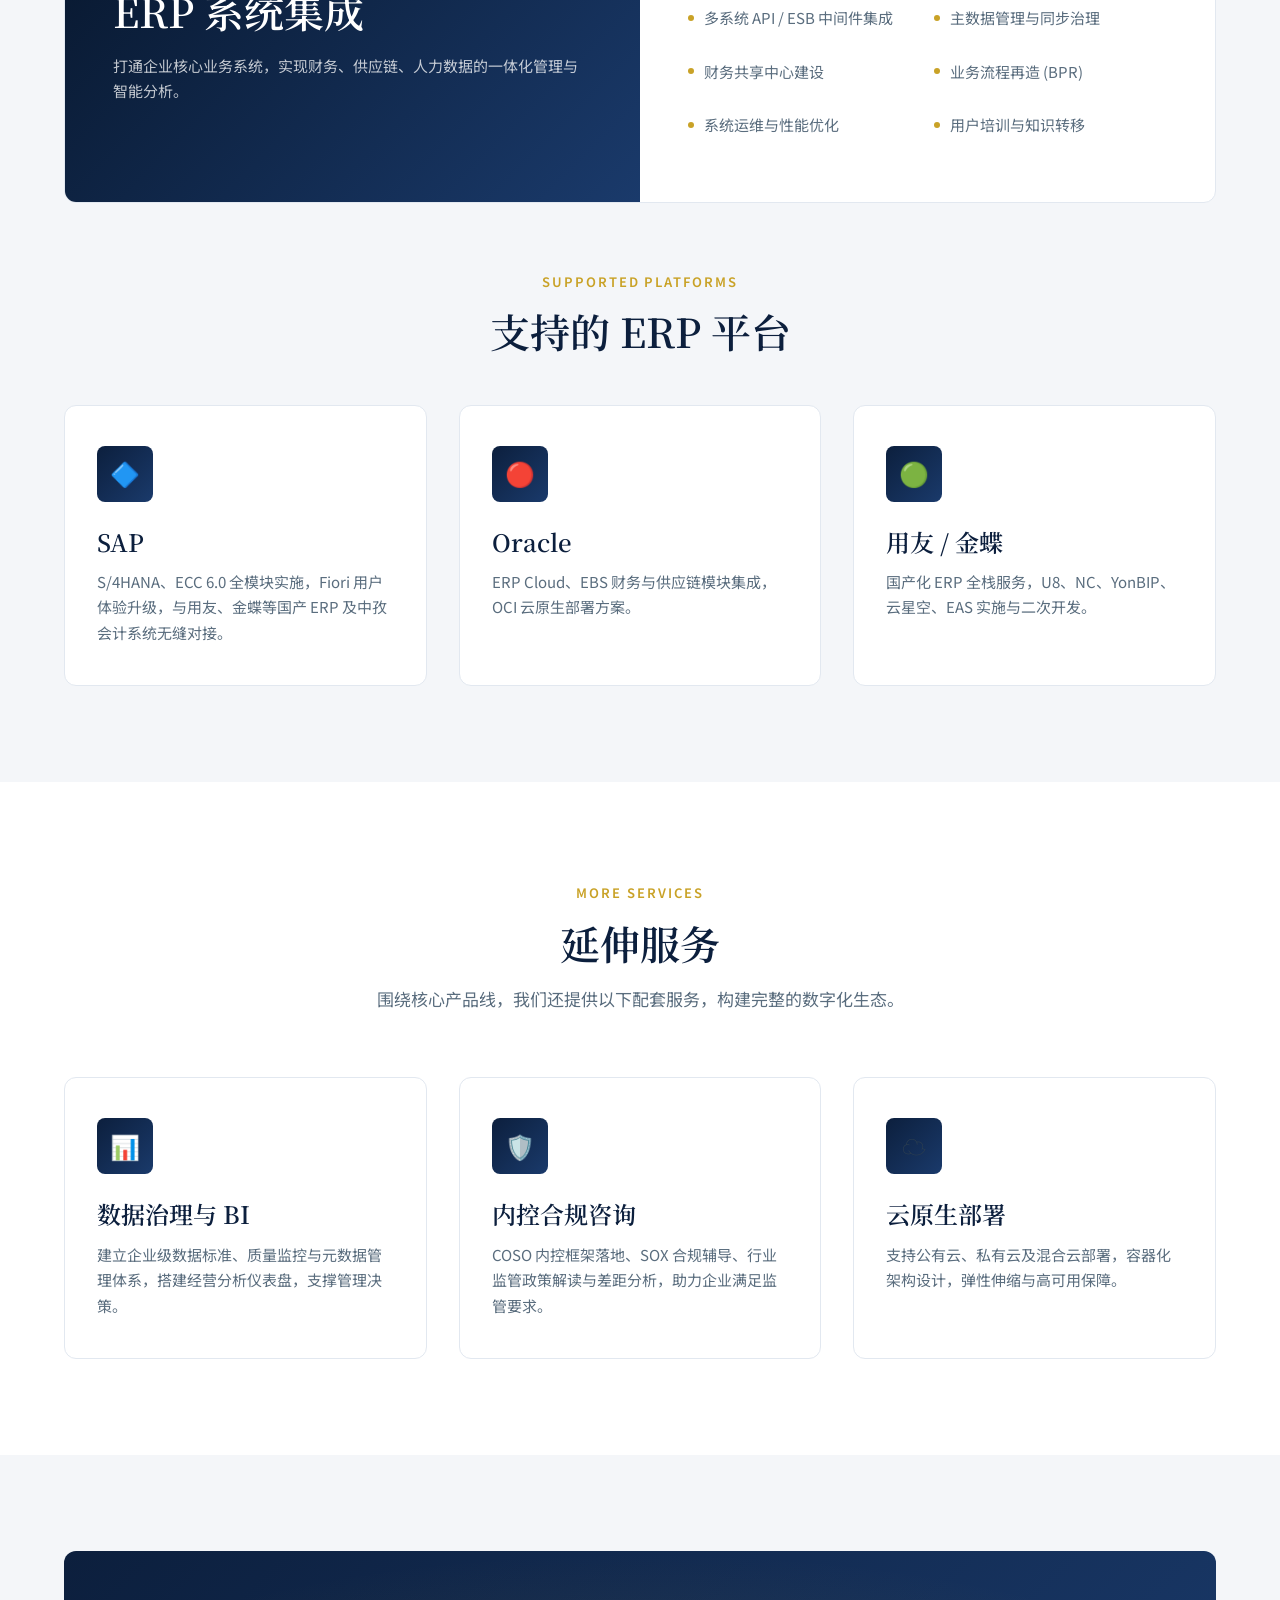
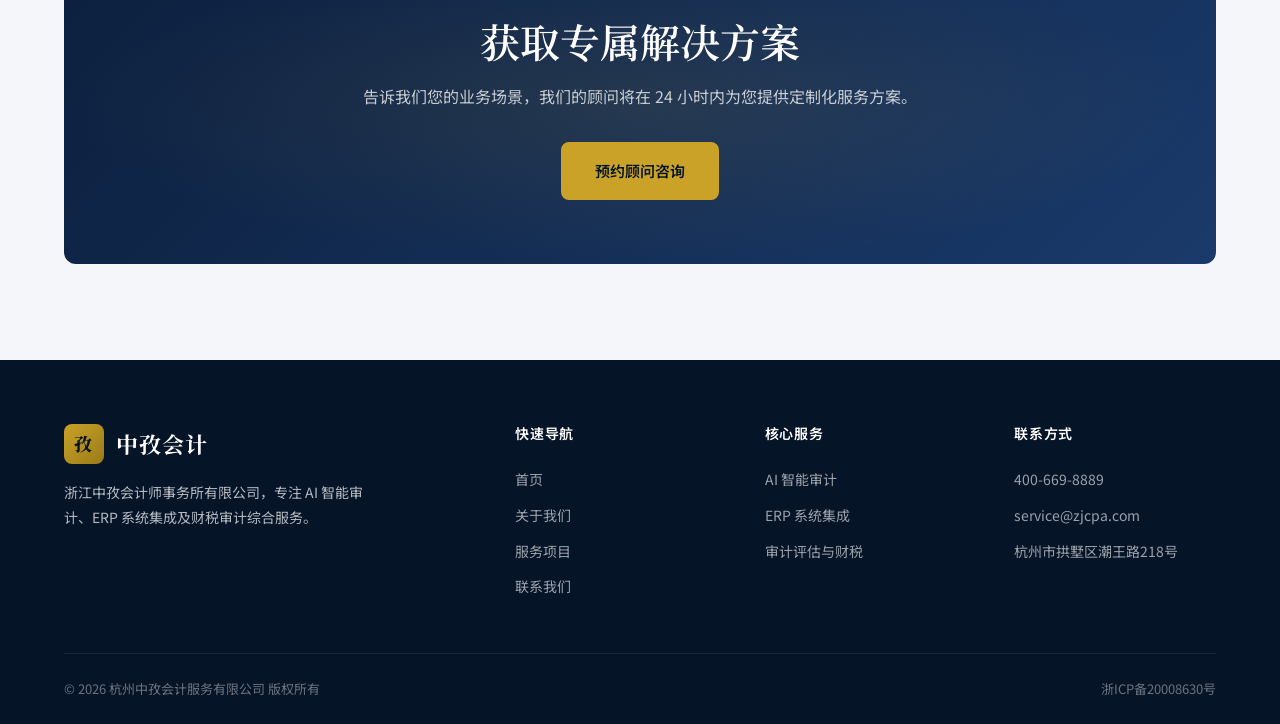
<file: services.html>
<!DOCTYPE html>
<html lang="zh-CN">
<head>
  <meta charset="UTF-8">
  <meta name="viewport" content="width=device-width, initial-scale=1.0">
  <meta name="description" content="中孜会计核心服务：AI 智能审计平台、ERP 系统集成、审计评估与财税代理，助力企业合规经营。">
  <title>服务项目 — 中孜会计</title>
  <link rel="preconnect" href="https://fonts.googleapis.com">
  <link rel="preconnect" href="https://fonts.gstatic.com" crossorigin>
  <link href="https://fonts.googleapis.com/css2?family=Noto+Sans+SC:wght@400;500;600;700&family=Noto+Serif+SC:wght@600;700&display=swap" rel="stylesheet">
  <link rel="stylesheet" href="css/style.css">
</head>
<body>

  <header class="header">
    <div class="container header-inner">
      <a href="index.html" class="logo">
        <span class="logo-icon">孜</span>
        中孜会计
      </a>
      <button class="menu-toggle" aria-label="打开菜单">
        <span></span><span></span><span></span>
      </button>
      <nav class="nav">
        <a href="index.html" class="nav-link">首页</a>
        <a href="about.html" class="nav-link">关于我们</a>
        <a href="services.html" class="nav-link active">服务项目</a>
        <a href="contact.html" class="nav-link">联系我们</a>
        <div class="nav-cta">
          <a href="contact.html" class="btn btn-primary">免费咨询</a>
        </div>
      </nav>
    </div>
  </header>

  <section class="page-hero">
    <div class="container">
      <div class="breadcrumb">
        <a href="index.html">首页</a>
        <span class="sep">/</span>
        <span>服务项目</span>
      </div>
      <h1>服务项目</h1>
      <p>以 AI 智能审计与 ERP 系统集成为核心，提供覆盖咨询、实施、运维的全栈数字化服务。</p>
    </div>
  </section>

  <!-- AI Audit -->
  <section class="section" id="ai-audit">
    <div class="container">
      <div class="service-hero-card fade-in">
        <div class="visual">
          <span class="tag">核心产品</span>
          <h2>AI 智能审计平台</h2>
          <p>中孜智能审计平台 — 基于智能系统与专业规则引擎的下一代审计解决方案，让审计工作从繁重走向高效。</p>
        </div>
        <div class="content">
          <h3>平台功能模块</h3>
          <ul class="capability-list">
            <li><span class="dot"></span>全量数据自动采集与清洗</li>
            <li><span class="dot"></span>智能异常交易检测引擎</li>
            <li><span class="dot"></span>关联交易与利益冲突识别</li>
            <li><span class="dot"></span>合规规则库与自动校验</li>
            <li><span class="dot"></span>自然语言审计问答助手</li>
            <li><span class="dot"></span>可视化风险热力图</li>
            <li><span class="dot"></span>审计底稿自动生成</li>
            <li><span class="dot"></span>多组织权限与审批流</li>
          </ul>
        </div>
      </div>

      <div class="section-header fade-in" style="margin-bottom: 48px;">
        <span class="section-label">AI Audit Process</span>
        <h2 class="section-title">智能审计实施流程</h2>
      </div>
      <div class="process-steps fade-in">
        <div class="process-step">
          <h4>需求调研</h4>
          <p>深入了解企业业务流程、审计痛点与合规要求</p>
        </div>
        <div class="process-step">
          <h4>方案设计</h4>
          <p>定制审计规则、数据模型与系统集成架构</p>
        </div>
        <div class="process-step">
          <h4>部署上线</h4>
          <p>平台部署、数据迁移、模型训练与试运行</p>
        </div>
        <div class="process-step">
          <h4>持续优化</h4>
          <p>效果评估、规则调优、模型迭代与培训支持</p>
        </div>
      </div>
    </div>
  </section>

  <!-- ERP Integration -->
  <section class="section section-alt" id="erp">
    <div class="container">
      <div class="service-hero-card fade-in">
        <div class="visual">
          <span class="tag">核心服务</span>
          <h2>ERP 系统集成</h2>
          <p>打通企业核心业务系统，实现财务、供应链、人力数据的一体化管理与智能分析。</p>
        </div>
        <div class="content">
          <h3>集成服务能力</h3>
          <ul class="capability-list">
            <li><span class="dot"></span>ERP 选型咨询与蓝图规划</li>
            <li><span class="dot"></span>主流 ERP 平台实施与定制</li>
            <li><span class="dot"></span>多系统 API / ESB 中间件集成</li>
            <li><span class="dot"></span>主数据管理与同步治理</li>
            <li><span class="dot"></span>财务共享中心建设</li>
            <li><span class="dot"></span>业务流程再造 (BPR)</li>
            <li><span class="dot"></span>系统运维与性能优化</li>
            <li><span class="dot"></span>用户培训与知识转移</li>
          </ul>
        </div>
      </div>

      <div class="section-header fade-in" style="margin-top: 64px; margin-bottom: 48px;">
        <span class="section-label">Supported Platforms</span>
        <h2 class="section-title">支持的 ERP 平台</h2>
      </div>
      <div class="card-grid fade-in">
        <div class="card">
          <div class="card-icon">🔷</div>
          <h3>SAP</h3>
          <p>S/4HANA、ECC 6.0 全模块实施，Fiori 用户体验升级，与用友、金蝶等国产 ERP 及中孜会计系统无缝对接。</p>
        </div>
        <div class="card">
          <div class="card-icon">🔴</div>
          <h3>Oracle</h3>
          <p>ERP Cloud、EBS 财务与供应链模块集成，OCI 云原生部署方案。</p>
        </div>
        <div class="card">
          <div class="card-icon">🟢</div>
          <h3>用友 / 金蝶</h3>
          <p>国产化 ERP 全栈服务，U8、NC、YonBIP、云星空、EAS 实施与二次开发。</p>
        </div>
      </div>
    </div>
  </section>

  <!-- Additional Services -->
  <section class="section">
    <div class="container">
      <div class="section-header fade-in">
        <span class="section-label">More Services</span>
        <h2 class="section-title">延伸服务</h2>
        <p class="section-desc">围绕核心产品线，我们还提供以下配套服务，构建完整的数字化生态。</p>
      </div>
      <div class="card-grid fade-in">
        <div class="card">
          <div class="card-icon">📊</div>
          <h3>数据治理与 BI</h3>
          <p>建立企业级数据标准、质量监控与元数据管理体系，搭建经营分析仪表盘，支撑管理决策。</p>
        </div>
        <div class="card">
          <div class="card-icon">🛡️</div>
          <h3>内控合规咨询</h3>
          <p>COSO 内控框架落地、SOX 合规辅导、行业监管政策解读与差距分析，助力企业满足监管要求。</p>
        </div>
        <div class="card">
          <div class="card-icon">☁️</div>
          <h3>云原生部署</h3>
          <p>支持公有云、私有云及混合云部署，容器化架构设计，弹性伸缩与高可用保障。</p>
        </div>
      </div>
    </div>
  </section>

  <section class="section section-alt">
    <div class="container">
      <div class="cta-banner fade-in">
        <h2>获取专属解决方案</h2>
        <p>告诉我们您的业务场景，我们的顾问将在 24 小时内为您提供定制化服务方案。</p>
        <a href="contact.html" class="btn btn-primary">预约顾问咨询</a>
      </div>
    </div>
  </section>

  <footer class="footer">
    <div class="container">
      <div class="footer-grid">
        <div class="footer-brand">
          <a href="index.html" class="logo">
            <span class="logo-icon">孜</span>
            中孜会计
          </a>
          <p>浙江中孜会计师事务所有限公司，专注 AI 智能审计、ERP 系统集成及财税审计综合服务。</p>
        </div>
        <div class="footer-col">
          <h4>快速导航</h4>
          <a href="index.html">首页</a>
          <a href="about.html">关于我们</a>
          <a href="services.html">服务项目</a>
          <a href="contact.html">联系我们</a>
        </div>
        <div class="footer-col">
          <h4>核心服务</h4>
          <a href="services.html#ai-audit">AI 智能审计</a>
          <a href="services.html#erp">ERP 系统集成</a>
          <a href="services.html">审计评估与财税</a>
        </div>
        <div class="footer-col">
          <h4>联系方式</h4>
          <a href="tel:400-669-8889">400-669-8889</a>
          <a href="mailto:service@zjcpa.com">service@zjcpa.com</a>
          <a href="contact.html">杭州市拱墅区潮王路218号</a>
        </div>
      </div>
      <div class="footer-bottom">
        <span>&copy; 2026 杭州中孜会计服务有限公司 版权所有</span>
        <span>浙ICP备20008630号</span>
      </div>
    </div>
  </footer>

  <script src="js/main.js"></script>
</body>
</html>
</file>
<file: css/style.css>
/* ============================================
   中孜会计 — 企业官网样式
   专业 · 稳重 · 大气
   ============================================ */

:root {
  --color-primary: #0c1f3d;
  --color-primary-light: #1a3a6b;
  --color-primary-dark: #061428;
  --color-accent: #c9a227;
  --color-accent-light: #e8c547;
  --color-accent-dark: #9a7b1a;
  --color-text: #2c3e50;
  --color-text-light: #5a6d7e;
  --color-text-muted: #8b9aab;
  --color-bg: #ffffff;
  --color-bg-alt: #f4f6f9;
  --color-bg-dark: #0c1f3d;
  --color-border: #e2e8f0;
  --font-sans: "Noto Sans SC", "PingFang SC", "Microsoft YaHei", sans-serif;
  --font-serif: "Noto Serif SC", "Songti SC", serif;
  --shadow-sm: 0 1px 3px rgba(12, 31, 61, 0.08);
  --shadow-md: 0 4px 20px rgba(12, 31, 61, 0.12);
  --shadow-lg: 0 10px 40px rgba(12, 31, 61, 0.18);
  --radius: 8px;
  --radius-lg: 12px;
  --transition: 0.3s cubic-bezier(0.4, 0, 0.2, 1);
  --header-height: 72px;
  --container-max: 1200px;
}

*, *::before, *::after {
  box-sizing: border-box;
  margin: 0;
  padding: 0;
}

html {
  scroll-behavior: smooth;
  font-size: 16px;
}

body {
  font-family: var(--font-sans);
  color: var(--color-text);
  background: var(--color-bg);
  line-height: 1.7;
  -webkit-font-smoothing: antialiased;
}

img {
  max-width: 100%;
  height: auto;
  display: block;
}

a {
  color: inherit;
  text-decoration: none;
  transition: color var(--transition);
}

ul, ol {
  list-style: none;
}

.container {
  width: 100%;
  max-width: var(--container-max);
  margin: 0 auto;
  padding: 0 24px;
}

/* ---- Typography ---- */
h1, h2, h3, h4 {
  font-family: var(--font-serif);
  font-weight: 600;
  line-height: 1.3;
  color: var(--color-primary);
}

h1 { font-size: clamp(2rem, 5vw, 3.25rem); }
h2 { font-size: clamp(1.75rem, 4vw, 2.5rem); }
h3 { font-size: clamp(1.25rem, 2.5vw, 1.5rem); }

.section-label {
  display: inline-block;
  font-size: 0.8125rem;
  font-weight: 600;
  letter-spacing: 0.15em;
  text-transform: uppercase;
  color: var(--color-accent);
  margin-bottom: 12px;
}

.section-title {
  margin-bottom: 16px;
}

.section-desc {
  font-size: 1.0625rem;
  color: var(--color-text-light);
  max-width: 640px;
}

/* ---- Buttons ---- */
.btn {
  display: inline-flex;
  align-items: center;
  justify-content: center;
  gap: 8px;
  padding: 14px 32px;
  font-size: 0.9375rem;
  font-weight: 600;
  border-radius: var(--radius);
  border: 2px solid transparent;
  cursor: pointer;
  transition: all var(--transition);
  white-space: nowrap;
}

.btn-primary {
  background: var(--color-accent);
  color: var(--color-primary-dark);
  border-color: var(--color-accent);
}

.btn-primary:hover {
  background: var(--color-accent-light);
  border-color: var(--color-accent-light);
  transform: translateY(-2px);
  box-shadow: var(--shadow-md);
}

.btn-outline {
  background: transparent;
  color: #fff;
  border-color: rgba(255, 255, 255, 0.6);
}

.btn-outline:hover {
  background: rgba(255, 255, 255, 0.1);
  border-color: #fff;
}

.btn-dark {
  background: var(--color-primary);
  color: #fff;
  border-color: var(--color-primary);
}

.btn-dark:hover {
  background: var(--color-primary-light);
  border-color: var(--color-primary-light);
  transform: translateY(-2px);
  box-shadow: var(--shadow-md);
}

/* ---- Header ---- */
.header {
  position: fixed;
  top: 0;
  left: 0;
  right: 0;
  z-index: 1000;
  height: var(--header-height);
  background: rgba(12, 31, 61, 0.95);
  backdrop-filter: blur(12px);
  -webkit-backdrop-filter: blur(12px);
  border-bottom: 1px solid rgba(255, 255, 255, 0.06);
  transition: background var(--transition), box-shadow var(--transition);
}

.header.scrolled {
  background: rgba(6, 20, 40, 0.98);
  box-shadow: var(--shadow-md);
}

.header-inner {
  display: flex;
  align-items: center;
  justify-content: space-between;
  height: var(--header-height);
}

.logo {
  display: flex;
  align-items: center;
  gap: 12px;
  color: #fff;
  font-family: var(--font-serif);
  font-size: 1.375rem;
  font-weight: 700;
  letter-spacing: 0.05em;
}

.logo-icon {
  width: 40px;
  height: 40px;
  background: linear-gradient(135deg, var(--color-accent), var(--color-accent-dark));
  border-radius: var(--radius);
  display: flex;
  align-items: center;
  justify-content: center;
  font-size: 1.125rem;
  font-weight: 800;
  color: var(--color-primary-dark);
}

.nav {
  display: flex;
  align-items: center;
  gap: 8px;
}

.nav-link {
  padding: 8px 18px;
  font-size: 0.9375rem;
  font-weight: 500;
  color: rgba(255, 255, 255, 0.8);
  border-radius: var(--radius);
  transition: all var(--transition);
}

.nav-link:hover,
.nav-link.active {
  color: #fff;
  background: rgba(255, 255, 255, 0.08);
}

.nav-link.active {
  color: var(--color-accent-light);
}

.nav-cta {
  margin-left: 8px;
}

.nav-cta .btn {
  padding: 10px 24px;
  font-size: 0.875rem;
}

.menu-toggle {
  display: none;
  flex-direction: column;
  justify-content: center;
  gap: 5px;
  width: 40px;
  height: 40px;
  background: none;
  border: none;
  cursor: pointer;
  padding: 8px;
}

.menu-toggle span {
  display: block;
  width: 100%;
  height: 2px;
  background: #fff;
  border-radius: 2px;
  transition: all var(--transition);
}

.menu-toggle.active span:nth-child(1) {
  transform: rotate(45deg) translate(5px, 5px);
}

.menu-toggle.active span:nth-child(2) {
  opacity: 0;
}

.menu-toggle.active span:nth-child(3) {
  transform: rotate(-45deg) translate(5px, -5px);
}

/* ---- Hero ---- */
.hero {
  position: relative;
  min-height: 100vh;
  display: flex;
  align-items: center;
  background: linear-gradient(135deg, var(--color-primary-dark) 0%, var(--color-primary) 50%, var(--color-primary-light) 100%);
  overflow: hidden;
  padding-top: var(--header-height);
}

.hero::before {
  content: "";
  position: absolute;
  inset: 0;
  background:
    radial-gradient(ellipse at 20% 50%, rgba(201, 162, 39, 0.08) 0%, transparent 50%),
    radial-gradient(ellipse at 80% 20%, rgba(255, 255, 255, 0.04) 0%, transparent 40%);
  pointer-events: none;
}

.hero-grid {
  position: absolute;
  inset: 0;
  background-image:
    linear-gradient(rgba(255, 255, 255, 0.03) 1px, transparent 1px),
    linear-gradient(90deg, rgba(255, 255, 255, 0.03) 1px, transparent 1px);
  background-size: 60px 60px;
  mask-image: linear-gradient(to bottom, black 30%, transparent 100%);
  -webkit-mask-image: linear-gradient(to bottom, black 30%, transparent 100%);
}

.hero-content {
  position: relative;
  z-index: 1;
  max-width: 720px;
  padding: 80px 0;
}

.hero-badge {
  display: inline-flex;
  align-items: center;
  gap: 8px;
  padding: 8px 16px;
  background: rgba(201, 162, 39, 0.15);
  border: 1px solid rgba(201, 162, 39, 0.3);
  border-radius: 100px;
  font-size: 0.8125rem;
  font-weight: 500;
  color: var(--color-accent-light);
  margin-bottom: 28px;
}

.hero-badge::before {
  content: "";
  width: 6px;
  height: 6px;
  background: var(--color-accent);
  border-radius: 50%;
  animation: pulse 2s infinite;
}

@keyframes pulse {
  0%, 100% { opacity: 1; }
  50% { opacity: 0.4; }
}

.hero h1 {
  color: #fff;
  margin-bottom: 24px;
}

.hero h1 span {
  color: var(--color-accent-light);
}

.hero-desc {
  font-size: clamp(1rem, 2vw, 1.1875rem);
  color: rgba(255, 255, 255, 0.75);
  margin-bottom: 40px;
  line-height: 1.8;
}

.hero-actions {
  display: flex;
  flex-wrap: wrap;
  gap: 16px;
}

.hero-stats {
  position: relative;
  z-index: 1;
  display: grid;
  grid-template-columns: repeat(3, 1fr);
  gap: 32px;
  margin-top: 80px;
  padding-top: 40px;
  border-top: 1px solid rgba(255, 255, 255, 0.1);
}

.stat-item strong {
  display: block;
  font-family: var(--font-serif);
  font-size: 2rem;
  font-weight: 700;
  color: var(--color-accent-light);
  margin-bottom: 4px;
}

.stat-item span {
  font-size: 0.875rem;
  color: rgba(255, 255, 255, 0.6);
}

/* ---- Page Hero (inner pages) ---- */
.page-hero {
  background: linear-gradient(135deg, var(--color-primary-dark), var(--color-primary));
  padding: calc(var(--header-height) + 64px) 0 64px;
  text-align: center;
}

.page-hero h1 {
  color: #fff;
  margin-bottom: 16px;
}

.page-hero p {
  color: rgba(255, 255, 255, 0.7);
  font-size: 1.0625rem;
  max-width: 560px;
  margin: 0 auto;
}

.breadcrumb {
  display: flex;
  align-items: center;
  justify-content: center;
  gap: 8px;
  margin-bottom: 24px;
  font-size: 0.875rem;
  color: rgba(255, 255, 255, 0.5);
}

.breadcrumb a:hover {
  color: var(--color-accent-light);
}

.breadcrumb .sep {
  color: rgba(255, 255, 255, 0.3);
}

/* ---- Sections ---- */
.section {
  padding: 96px 0;
}

.section-alt {
  background: var(--color-bg-alt);
}

.section-header {
  text-align: center;
  margin-bottom: 64px;
}

.section-header .section-desc {
  margin: 0 auto;
}

/* ---- Cards ---- */
.card-grid {
  display: grid;
  grid-template-columns: repeat(auto-fit, minmax(300px, 1fr));
  gap: 32px;
}

.card {
  background: var(--color-bg);
  border-radius: var(--radius-lg);
  padding: 40px 32px;
  border: 1px solid var(--color-border);
  transition: all var(--transition);
}

.card:hover {
  transform: translateY(-6px);
  box-shadow: var(--shadow-lg);
  border-color: transparent;
}

.card-icon {
  width: 56px;
  height: 56px;
  background: linear-gradient(135deg, var(--color-primary), var(--color-primary-light));
  border-radius: var(--radius);
  display: flex;
  align-items: center;
  justify-content: center;
  margin-bottom: 24px;
  font-size: 1.5rem;
}

.card h3 {
  margin-bottom: 12px;
}

.card p {
  color: var(--color-text-light);
  font-size: 0.9375rem;
}

.card-link {
  display: inline-flex;
  align-items: center;
  gap: 6px;
  margin-top: 20px;
  font-size: 0.875rem;
  font-weight: 600;
  color: var(--color-accent-dark);
}

.card-link:hover {
  color: var(--color-accent);
  gap: 10px;
}

/* ---- Feature blocks ---- */
.feature-block {
  display: grid;
  grid-template-columns: 1fr 1fr;
  gap: 64px;
  align-items: center;
}

.feature-block.reverse {
  direction: rtl;
}

.feature-block.reverse > * {
  direction: ltr;
}

.feature-visual {
  background: linear-gradient(135deg, var(--color-primary), var(--color-primary-light));
  border-radius: var(--radius-lg);
  padding: 48px;
  color: #fff;
  position: relative;
  overflow: hidden;
}

.feature-visual::after {
  content: "";
  position: absolute;
  top: -50%;
  right: -50%;
  width: 100%;
  height: 100%;
  background: radial-gradient(circle, rgba(201, 162, 39, 0.15) 0%, transparent 70%);
}

.feature-visual h3 {
  color: #fff;
  margin-bottom: 16px;
  position: relative;
  z-index: 1;
}

.feature-list {
  position: relative;
  z-index: 1;
}

.feature-list li {
  display: flex;
  align-items: flex-start;
  gap: 12px;
  padding: 12px 0;
  font-size: 0.9375rem;
  color: rgba(255, 255, 255, 0.85);
  border-bottom: 1px solid rgba(255, 255, 255, 0.08);
}

.feature-list li:last-child {
  border-bottom: none;
}

.feature-list .check {
  flex-shrink: 0;
  width: 22px;
  height: 22px;
  background: var(--color-accent);
  border-radius: 50%;
  display: flex;
  align-items: center;
  justify-content: center;
  font-size: 0.75rem;
  color: var(--color-primary-dark);
  margin-top: 2px;
}

.feature-content .section-label {
  margin-bottom: 8px;
}

.feature-content h2 {
  margin-bottom: 20px;
}

.feature-content p {
  color: var(--color-text-light);
  margin-bottom: 16px;
}

/* ---- About page ---- */
.about-intro {
  display: grid;
  grid-template-columns: 1fr 1fr;
  gap: 64px;
  align-items: center;
}

.about-image {
  background: linear-gradient(135deg, var(--color-bg-alt), var(--color-border));
  border-radius: var(--radius-lg);
  aspect-ratio: 4/3;
  display: flex;
  align-items: center;
  justify-content: center;
  position: relative;
  overflow: hidden;
}

.about-image-inner {
  text-align: center;
  padding: 40px;
}

.about-image-inner .logo-icon {
  width: 80px;
  height: 80px;
  font-size: 2rem;
  margin: 0 auto 20px;
}

.about-image-inner h3 {
  font-size: 1.5rem;
  margin-bottom: 8px;
}

.about-image-inner p {
  color: var(--color-text-muted);
  font-size: 0.9375rem;
}

.values-grid {
  display: grid;
  grid-template-columns: repeat(4, 1fr);
  gap: 24px;
}

.value-card {
  text-align: center;
  padding: 32px 20px;
  background: var(--color-bg);
  border-radius: var(--radius-lg);
  border: 1px solid var(--color-border);
  transition: all var(--transition);
}

.value-card:hover {
  border-color: var(--color-accent);
  box-shadow: var(--shadow-sm);
}

.value-card .icon {
  font-size: 2rem;
  margin-bottom: 16px;
}

.value-card h4 {
  font-family: var(--font-sans);
  font-size: 1rem;
  font-weight: 600;
  margin-bottom: 8px;
}

.value-card p {
  font-size: 0.8125rem;
  color: var(--color-text-muted);
}

.timeline {
  position: relative;
  max-width: 700px;
  margin: 0 auto;
}

.timeline::before {
  content: "";
  position: absolute;
  left: 20px;
  top: 0;
  bottom: 0;
  width: 2px;
  background: var(--color-border);
}

.timeline-item {
  position: relative;
  padding-left: 56px;
  padding-bottom: 40px;
}

.timeline-item:last-child {
  padding-bottom: 0;
}

.timeline-dot {
  position: absolute;
  left: 12px;
  top: 4px;
  width: 18px;
  height: 18px;
  background: var(--color-accent);
  border: 3px solid var(--color-bg-alt);
  border-radius: 50%;
}

.timeline-year {
  font-family: var(--font-serif);
  font-size: 1.125rem;
  font-weight: 700;
  color: var(--color-accent-dark);
  margin-bottom: 4px;
}

.timeline-item h4 {
  font-family: var(--font-sans);
  font-size: 1rem;
  font-weight: 600;
  margin-bottom: 6px;
}

.timeline-item p {
  font-size: 0.9375rem;
  color: var(--color-text-light);
}

/* ---- Services page ---- */
.service-hero-card {
  display: grid;
  grid-template-columns: 1fr 1fr;
  gap: 0;
  background: var(--color-bg);
  border-radius: var(--radius-lg);
  overflow: hidden;
  border: 1px solid var(--color-border);
  margin-bottom: 48px;
  transition: all var(--transition);
}

.service-hero-card:hover {
  box-shadow: var(--shadow-lg);
}

.service-hero-card .visual {
  background: linear-gradient(135deg, var(--color-primary-dark), var(--color-primary-light));
  padding: 56px 48px;
  display: flex;
  flex-direction: column;
  justify-content: center;
  color: #fff;
}

.service-hero-card .visual .tag {
  display: inline-block;
  padding: 4px 12px;
  background: rgba(201, 162, 39, 0.2);
  border: 1px solid rgba(201, 162, 39, 0.4);
  border-radius: 100px;
  font-size: 0.75rem;
  font-weight: 600;
  color: var(--color-accent-light);
  margin-bottom: 20px;
  width: fit-content;
}

.service-hero-card .visual h2 {
  color: #fff;
  margin-bottom: 16px;
}

.service-hero-card .visual p {
  color: rgba(255, 255, 255, 0.75);
  font-size: 0.9375rem;
}

.service-hero-card .content {
  padding: 56px 48px;
}

.service-hero-card .content h3 {
  margin-bottom: 20px;
}

.capability-list {
  display: grid;
  grid-template-columns: 1fr 1fr;
  gap: 12px;
}

.capability-list li {
  display: flex;
  align-items: center;
  gap: 10px;
  font-size: 0.9375rem;
  color: var(--color-text-light);
  padding: 8px 0;
}

.capability-list .dot {
  width: 6px;
  height: 6px;
  background: var(--color-accent);
  border-radius: 50%;
  flex-shrink: 0;
}

.process-steps {
  display: grid;
  grid-template-columns: repeat(4, 1fr);
  gap: 24px;
  counter-reset: step;
}

.process-step {
  text-align: center;
  padding: 32px 20px;
  position: relative;
}

.process-step::before {
  counter-increment: step;
  content: counter(step, decimal-leading-zero);
  display: flex;
  align-items: center;
  justify-content: center;
  width: 48px;
  height: 48px;
  background: var(--color-primary);
  color: var(--color-accent-light);
  font-family: var(--font-serif);
  font-size: 1.125rem;
  font-weight: 700;
  border-radius: 50%;
  margin: 0 auto 20px;
}

.process-step h4 {
  font-family: var(--font-sans);
  font-size: 1rem;
  font-weight: 600;
  margin-bottom: 8px;
}

.process-step p {
  font-size: 0.8125rem;
  color: var(--color-text-muted);
}

/* ---- Contact page ---- */
.contact-grid {
  display: grid;
  grid-template-columns: 1fr 1.2fr;
  gap: 48px;
}

.contact-info-card {
  background: linear-gradient(135deg, var(--color-primary), var(--color-primary-light));
  border-radius: var(--radius-lg);
  padding: 48px 40px;
  color: #fff;
}

.contact-info-card h2 {
  color: #fff;
  margin-bottom: 12px;
}

.contact-info-card > p {
  color: rgba(255, 255, 255, 0.7);
  margin-bottom: 40px;
  font-size: 0.9375rem;
}

.contact-item {
  display: flex;
  align-items: flex-start;
  gap: 16px;
  padding: 20px 0;
  border-bottom: 1px solid rgba(255, 255, 255, 0.1);
}

.contact-item:last-child {
  border-bottom: none;
}

.contact-item .icon {
  width: 44px;
  height: 44px;
  background: rgba(255, 255, 255, 0.1);
  border-radius: var(--radius);
  display: flex;
  align-items: center;
  justify-content: center;
  font-size: 1.125rem;
  flex-shrink: 0;
}

.contact-item h4 {
  font-family: var(--font-sans);
  font-size: 0.8125rem;
  font-weight: 500;
  color: rgba(255, 255, 255, 0.6);
  margin-bottom: 4px;
}

.contact-item p, .contact-item a {
  font-size: 0.9375rem;
  color: #fff;
}

.contact-item a:hover {
  color: var(--color-accent-light);
}

.contact-form {
  background: var(--color-bg);
  border: 1px solid var(--color-border);
  border-radius: var(--radius-lg);
  padding: 48px 40px;
}

.contact-form h3 {
  margin-bottom: 32px;
}

.form-group {
  margin-bottom: 24px;
}

.form-group label {
  display: block;
  font-size: 0.875rem;
  font-weight: 500;
  color: var(--color-text);
  margin-bottom: 8px;
}

.form-group input,
.form-group select,
.form-group textarea {
  width: 100%;
  padding: 14px 16px;
  font-family: var(--font-sans);
  font-size: 0.9375rem;
  color: var(--color-text);
  background: var(--color-bg-alt);
  border: 1px solid var(--color-border);
  border-radius: var(--radius);
  transition: border-color var(--transition), box-shadow var(--transition);
}

.form-group input:focus,
.form-group select:focus,
.form-group textarea:focus {
  outline: none;
  border-color: var(--color-primary-light);
  box-shadow: 0 0 0 3px rgba(26, 58, 107, 0.1);
}

.form-group textarea {
  resize: vertical;
  min-height: 140px;
}

.form-row {
  display: grid;
  grid-template-columns: 1fr 1fr;
  gap: 20px;
}

.form-success {
  display: none;
  text-align: center;
  padding: 48px 24px;
}

.form-success.show {
  display: block;
}

.form-success .icon {
  font-size: 3rem;
  margin-bottom: 16px;
}

.form-success h3 {
  margin-bottom: 8px;
}

.form-success p {
  color: var(--color-text-light);
}

.contact-form.hide {
  display: none;
}

/* ---- CTA Banner ---- */
.cta-banner {
  background: linear-gradient(135deg, var(--color-primary), var(--color-primary-light));
  border-radius: var(--radius-lg);
  padding: 64px 48px;
  text-align: center;
  position: relative;
  overflow: hidden;
}

.cta-banner::before {
  content: "";
  position: absolute;
  inset: 0;
  background: radial-gradient(ellipse at center, rgba(201, 162, 39, 0.1) 0%, transparent 70%);
}

.cta-banner h2 {
  color: #fff;
  margin-bottom: 16px;
  position: relative;
}

.cta-banner p {
  color: rgba(255, 255, 255, 0.75);
  margin-bottom: 32px;
  position: relative;
}

.cta-banner .btn {
  position: relative;
}

/* ---- Footer ---- */
.footer {
  background: var(--color-primary-dark);
  color: rgba(255, 255, 255, 0.7);
  padding: 64px 0 0;
}

.footer-grid {
  display: grid;
  grid-template-columns: 2fr 1fr 1fr 1fr;
  gap: 48px;
  padding-bottom: 48px;
  border-bottom: 1px solid rgba(255, 255, 255, 0.08);
}

.footer-brand .logo {
  margin-bottom: 16px;
}

.footer-brand p {
  font-size: 0.875rem;
  line-height: 1.8;
  max-width: 300px;
}

.footer-col h4 {
  font-family: var(--font-sans);
  font-size: 0.875rem;
  font-weight: 600;
  color: #fff;
  margin-bottom: 20px;
  letter-spacing: 0.05em;
}

.footer-col a {
  display: block;
  font-size: 0.875rem;
  padding: 6px 0;
  color: rgba(255, 255, 255, 0.6);
  transition: color var(--transition);
}

.footer-col a:hover {
  color: var(--color-accent-light);
}

.footer-bottom {
  display: flex;
  align-items: center;
  justify-content: space-between;
  padding: 24px 0;
  font-size: 0.8125rem;
  color: rgba(255, 255, 255, 0.4);
}

/* ---- Animations ---- */
.fade-in {
  opacity: 0;
  transform: translateY(24px);
  transition: opacity 0.6s ease, transform 0.6s ease;
}

.fade-in.visible {
  opacity: 1;
  transform: translateY(0);
}

/* ---- Responsive ---- */
@media (max-width: 1024px) {
  .feature-block,
  .about-intro,
  .service-hero-card,
  .contact-grid {
    grid-template-columns: 1fr;
    gap: 40px;
  }

  .feature-block.reverse {
    direction: ltr;
  }

  .service-hero-card .visual,
  .service-hero-card .content {
    padding: 40px 32px;
  }

  .values-grid {
    grid-template-columns: repeat(2, 1fr);
  }

  .process-steps {
    grid-template-columns: repeat(2, 1fr);
  }

  .footer-grid {
    grid-template-columns: 1fr 1fr;
    gap: 32px;
  }
}

@media (max-width: 768px) {
  :root {
    --header-height: 64px;
  }

  .menu-toggle {
    display: flex;
  }

  .nav {
    position: fixed;
    top: var(--header-height);
    left: 0;
    right: 0;
    background: var(--color-primary-dark);
    flex-direction: column;
    padding: 16px;
    gap: 4px;
    transform: translateY(-100%);
    opacity: 0;
    visibility: hidden;
    transition: all var(--transition);
    border-bottom: 1px solid rgba(255, 255, 255, 0.06);
  }

  .nav.open {
    transform: translateY(0);
    opacity: 1;
    visibility: visible;
  }

  .nav-link {
    width: 100%;
    padding: 14px 18px;
    text-align: center;
  }

  .nav-cta {
    margin-left: 0;
    width: 100%;
  }

  .nav-cta .btn {
    width: 100%;
  }

  .section {
    padding: 64px 0;
  }

  .hero-content {
    padding: 48px 0;
  }

  .hero-stats {
    grid-template-columns: 1fr;
    gap: 24px;
    margin-top: 48px;
  }

  .card-grid {
    grid-template-columns: 1fr;
  }

  .values-grid {
    grid-template-columns: 1fr 1fr;
  }

  .capability-list {
    grid-template-columns: 1fr;
  }

  .process-steps {
    grid-template-columns: 1fr;
  }

  .form-row {
    grid-template-columns: 1fr;
  }

  .footer-grid {
    grid-template-columns: 1fr;
    gap: 32px;
  }

  .footer-bottom {
    flex-direction: column;
    gap: 8px;
    text-align: center;
  }

  .cta-banner {
    padding: 48px 24px;
  }

  .hero-actions {
    flex-direction: column;
  }

  .hero-actions .btn {
    width: 100%;
  }
}

@media (max-width: 480px) {
  .container {
    padding: 0 16px;
  }

  .values-grid {
    grid-template-columns: 1fr;
  }

  .contact-info-card,
  .contact-form {
    padding: 32px 24px;
  }
}
</file>
